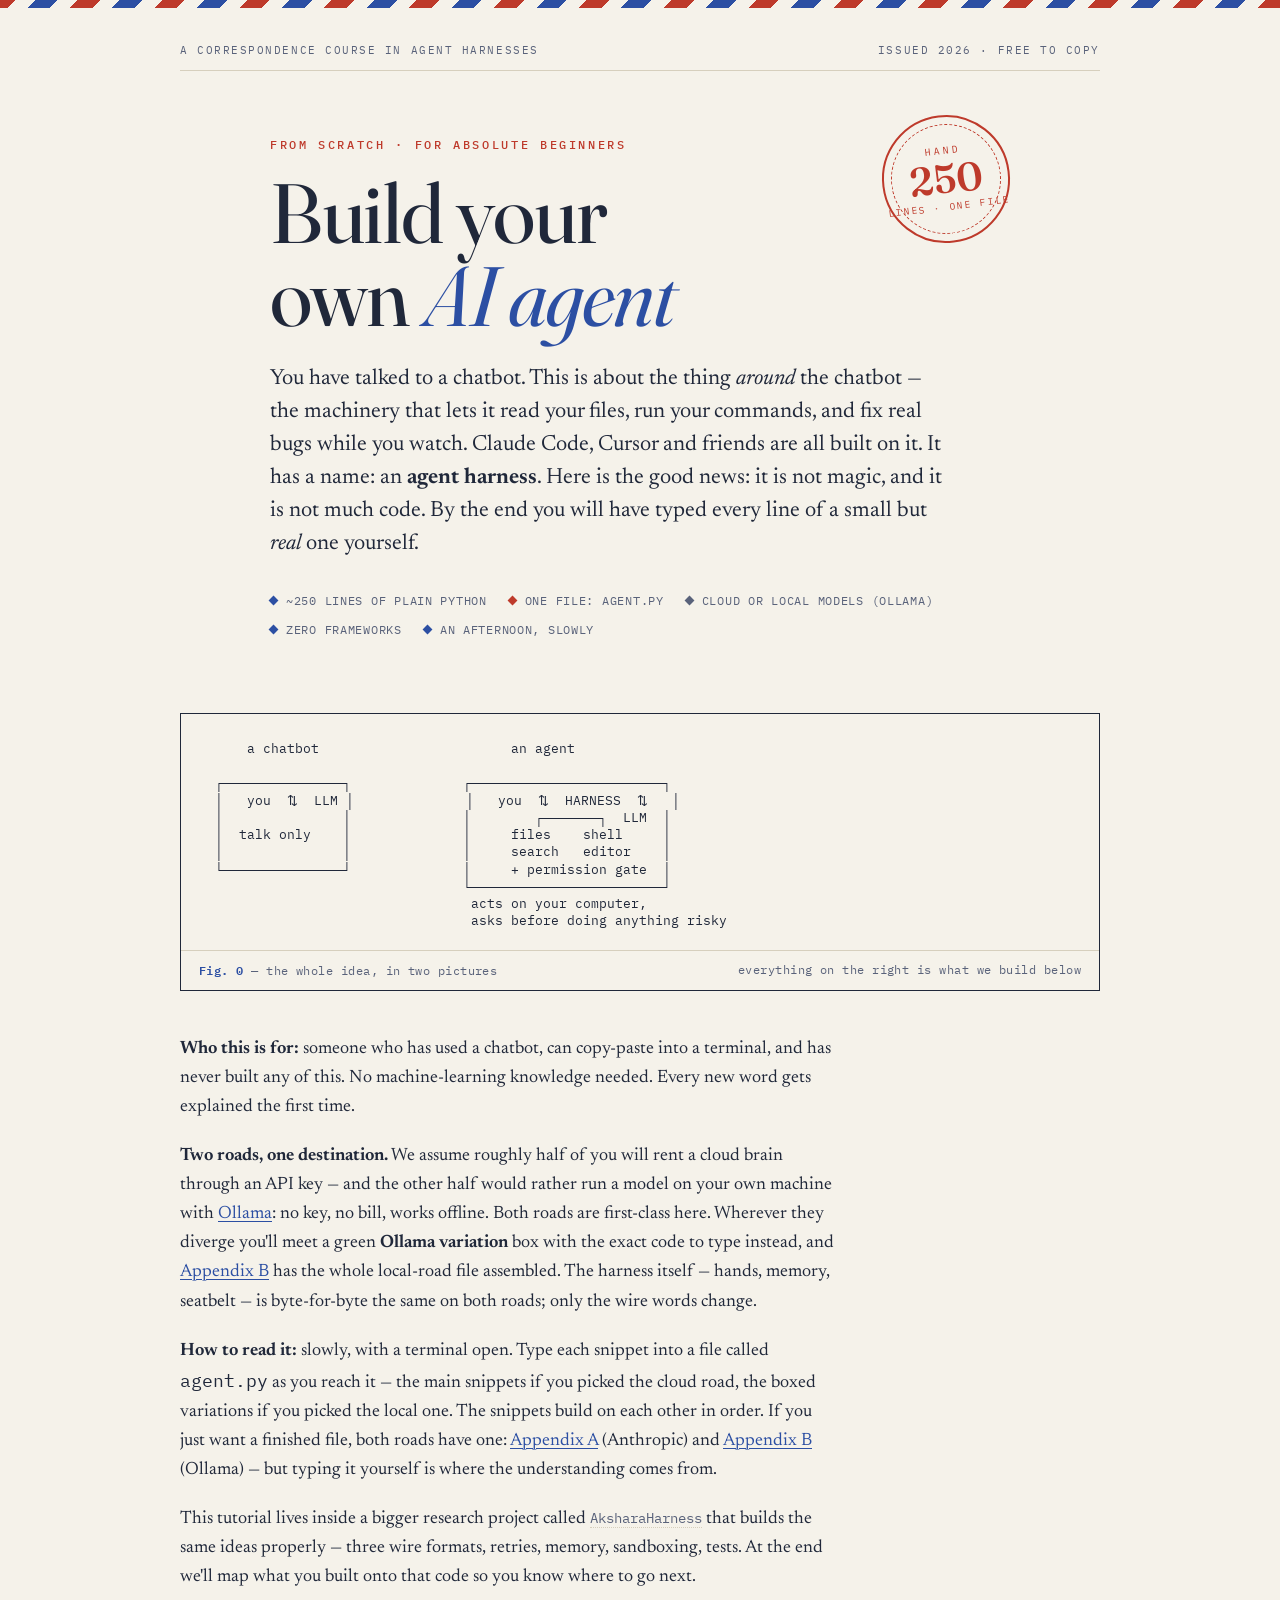
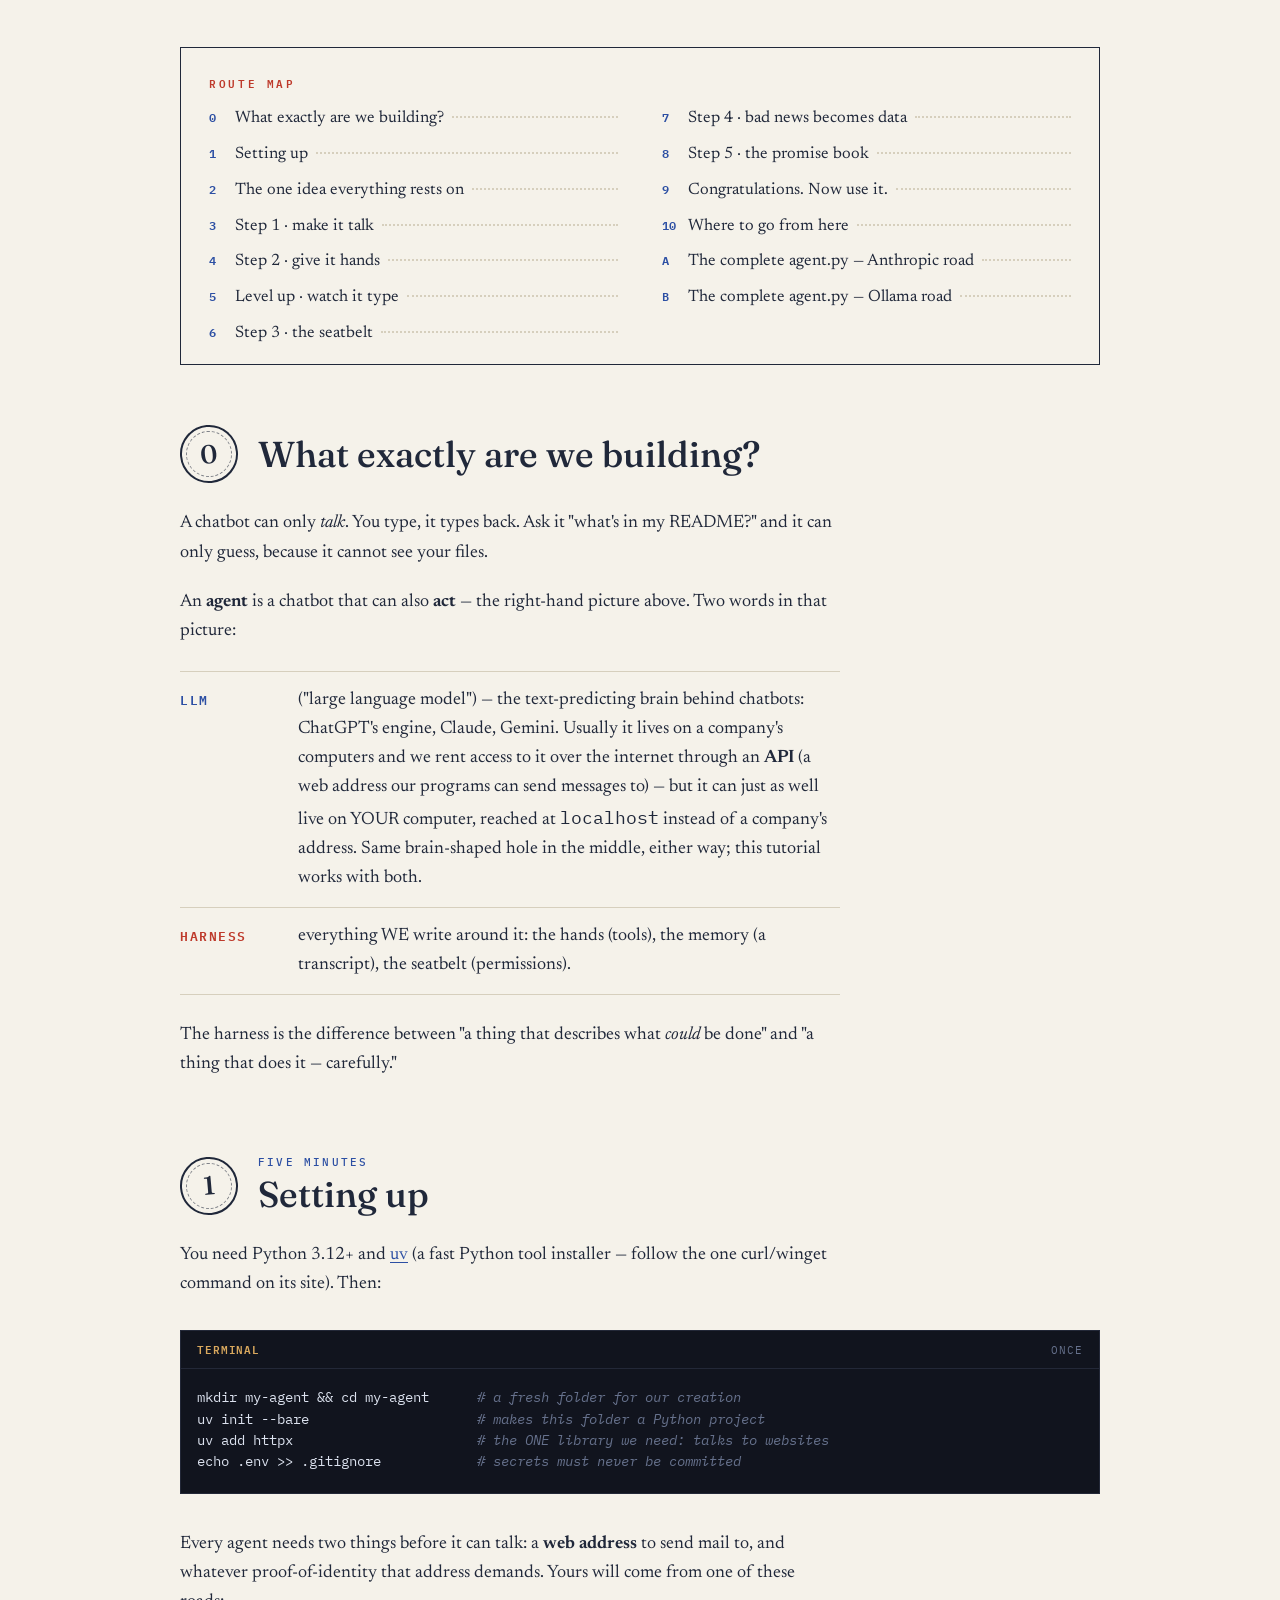
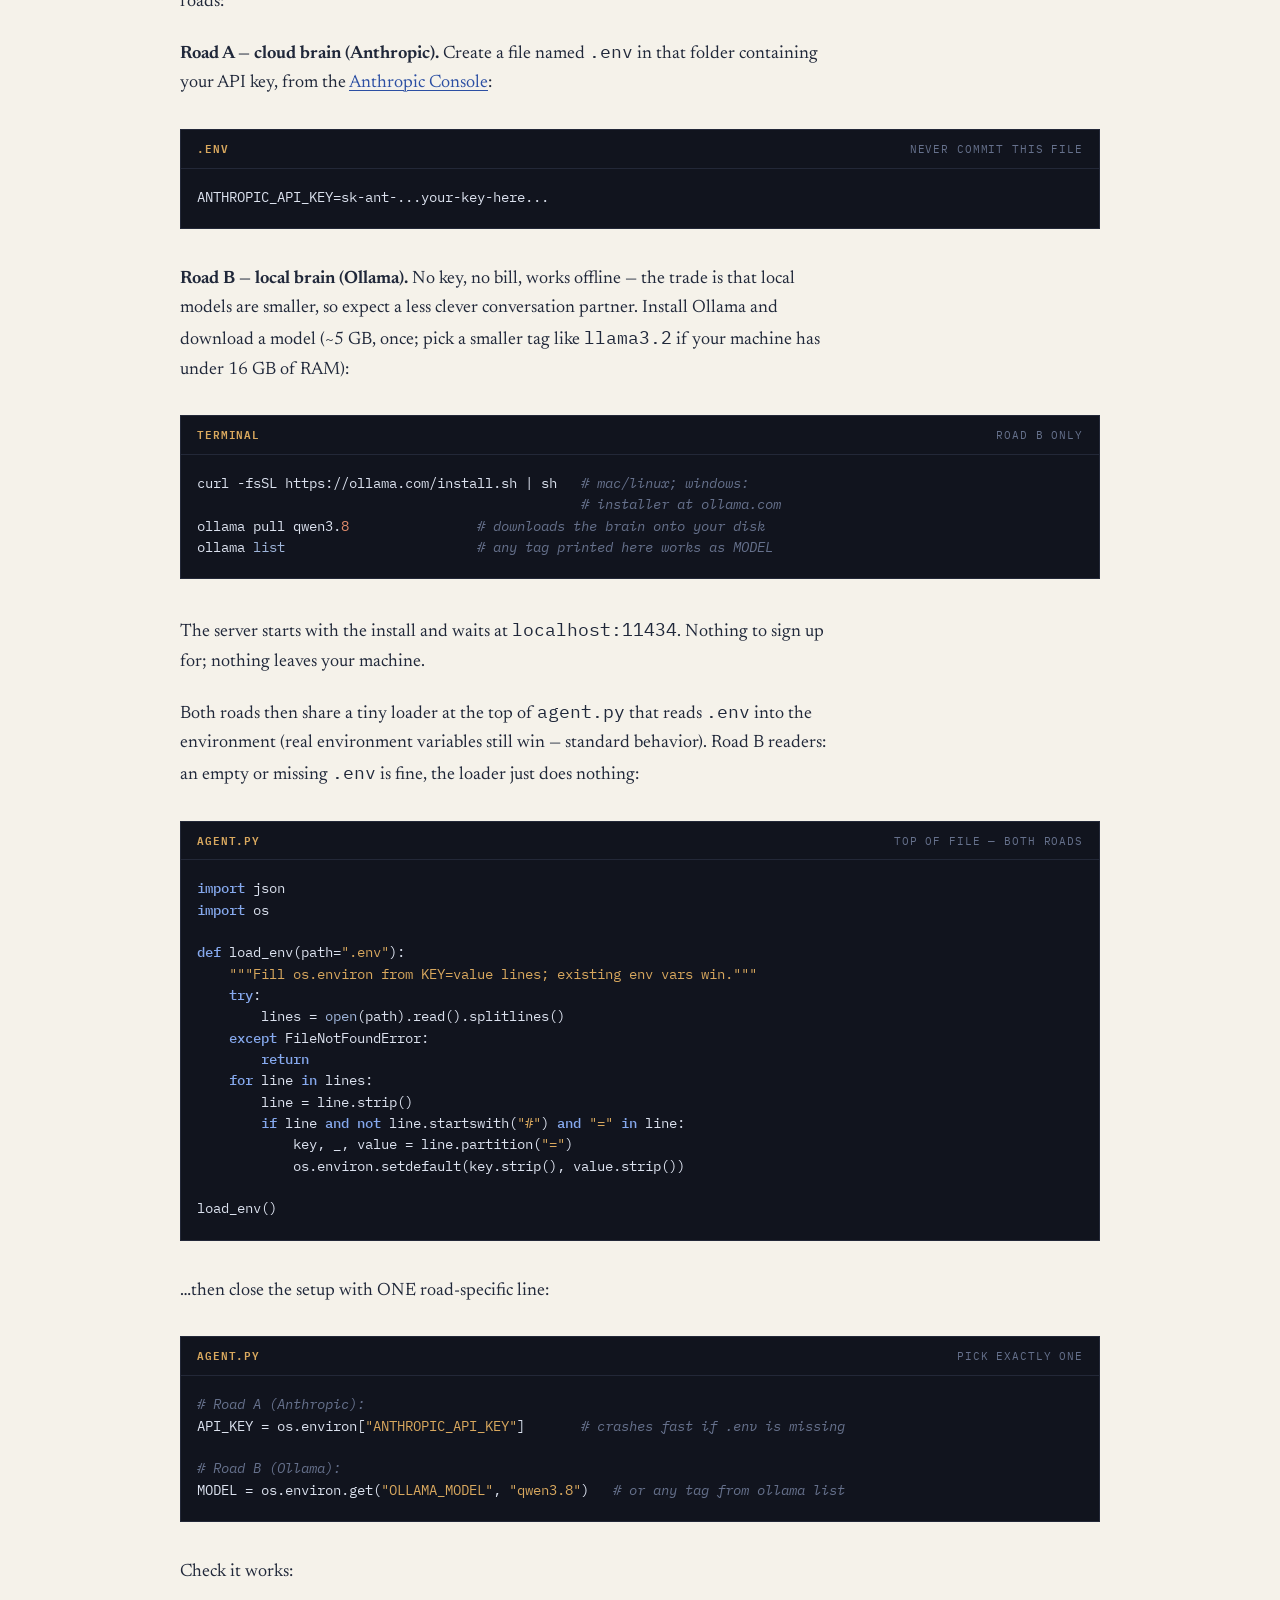
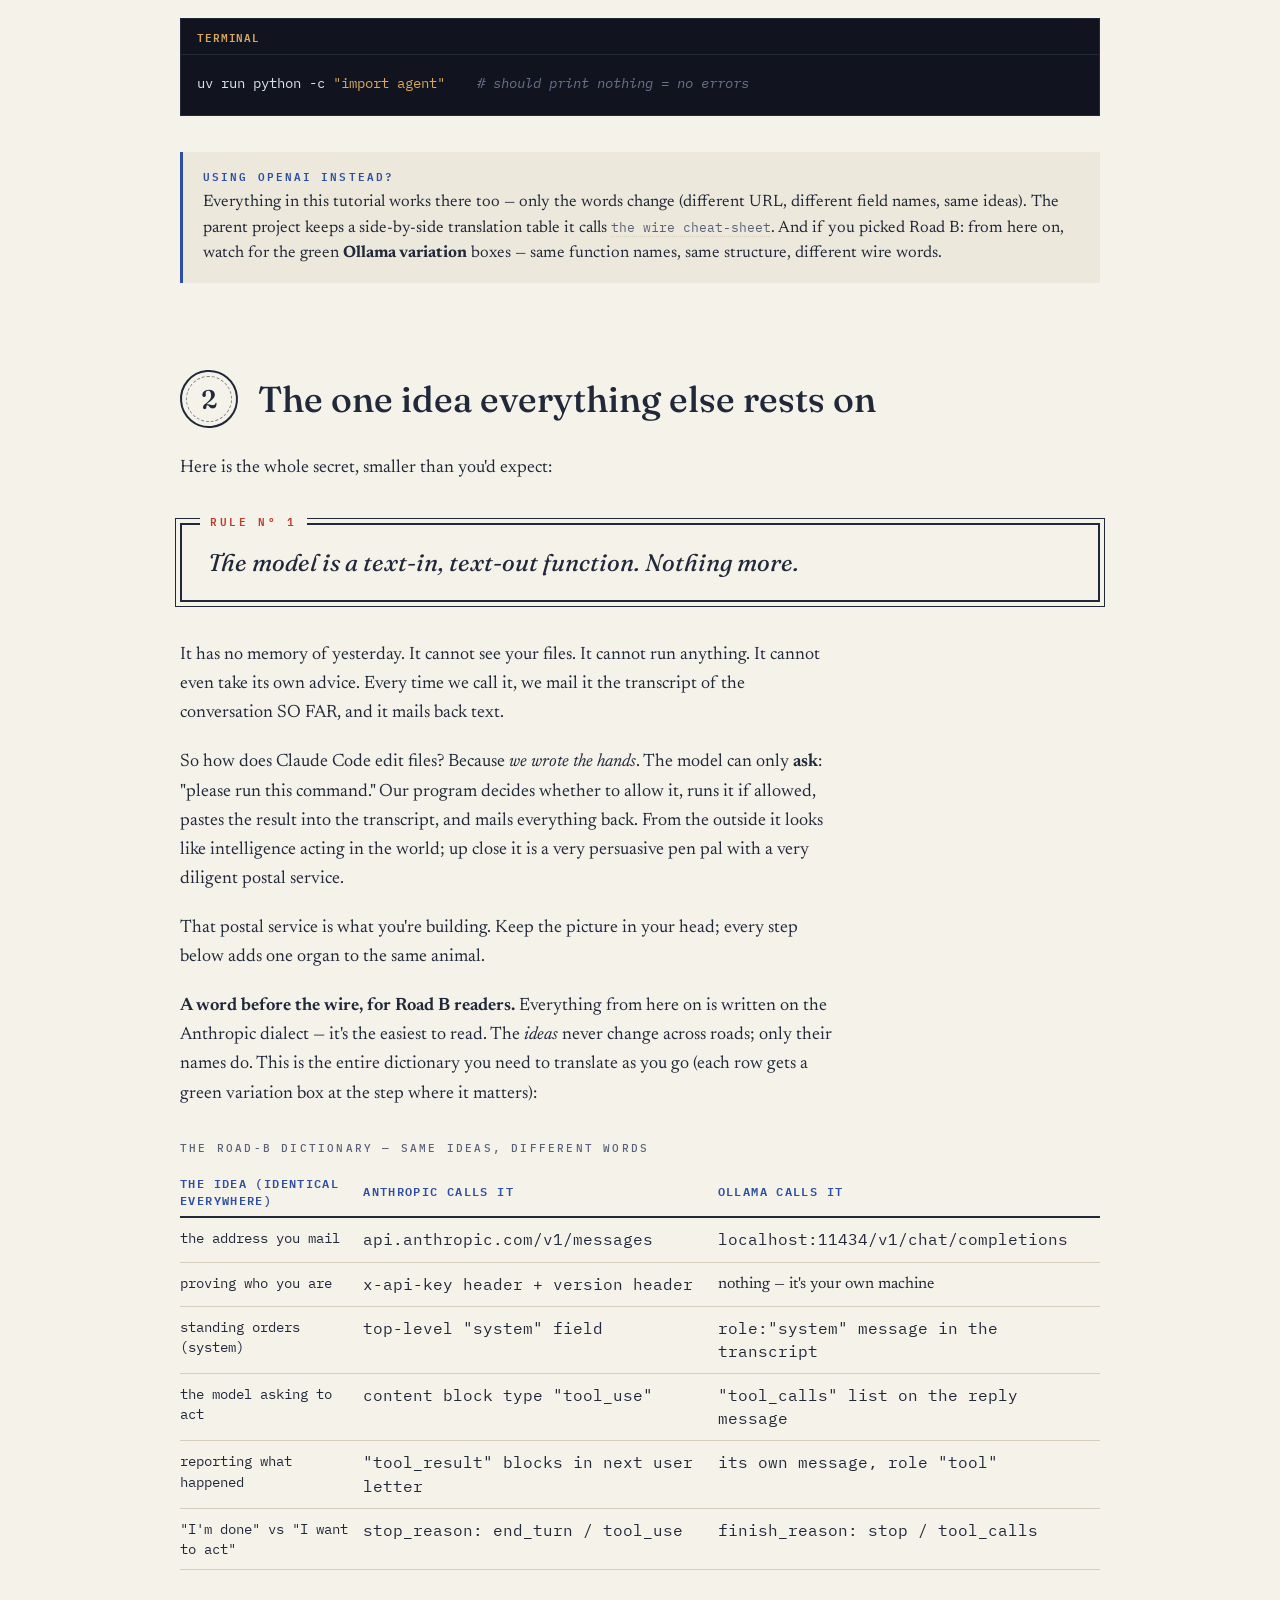
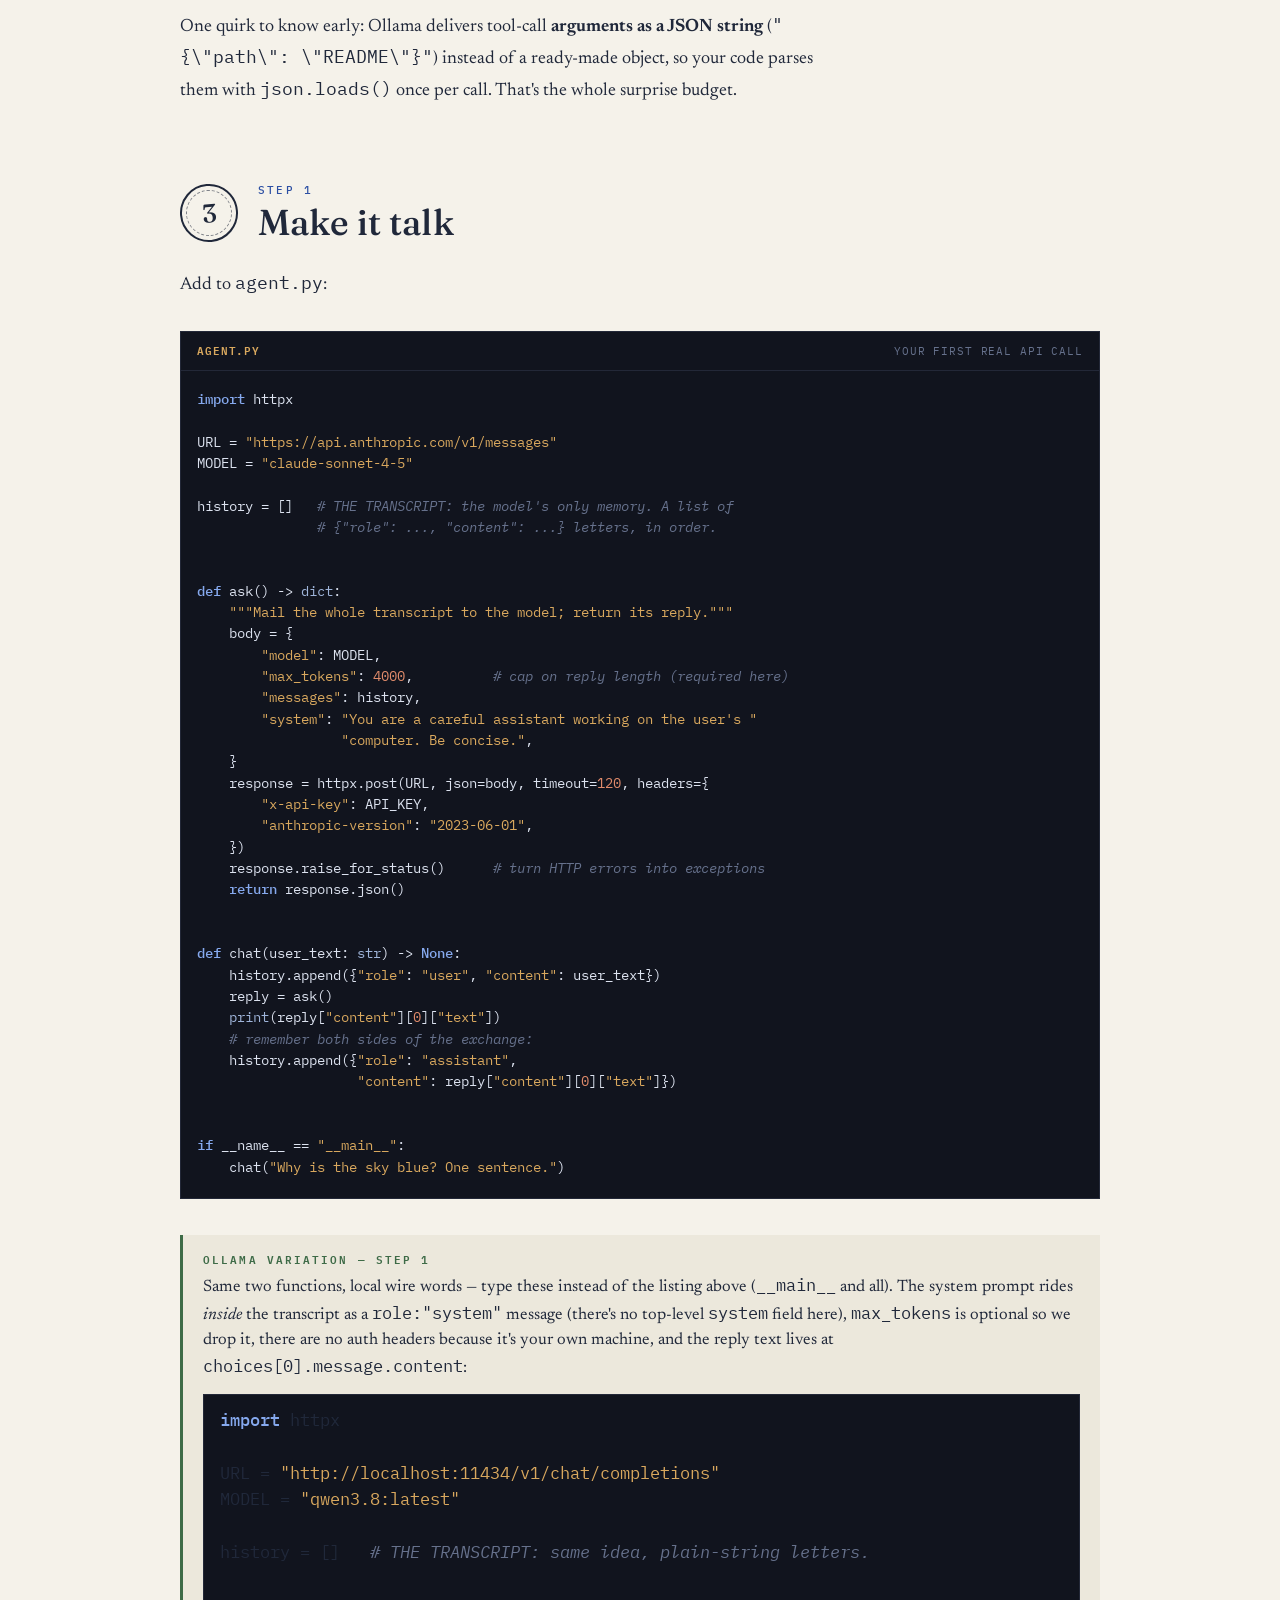
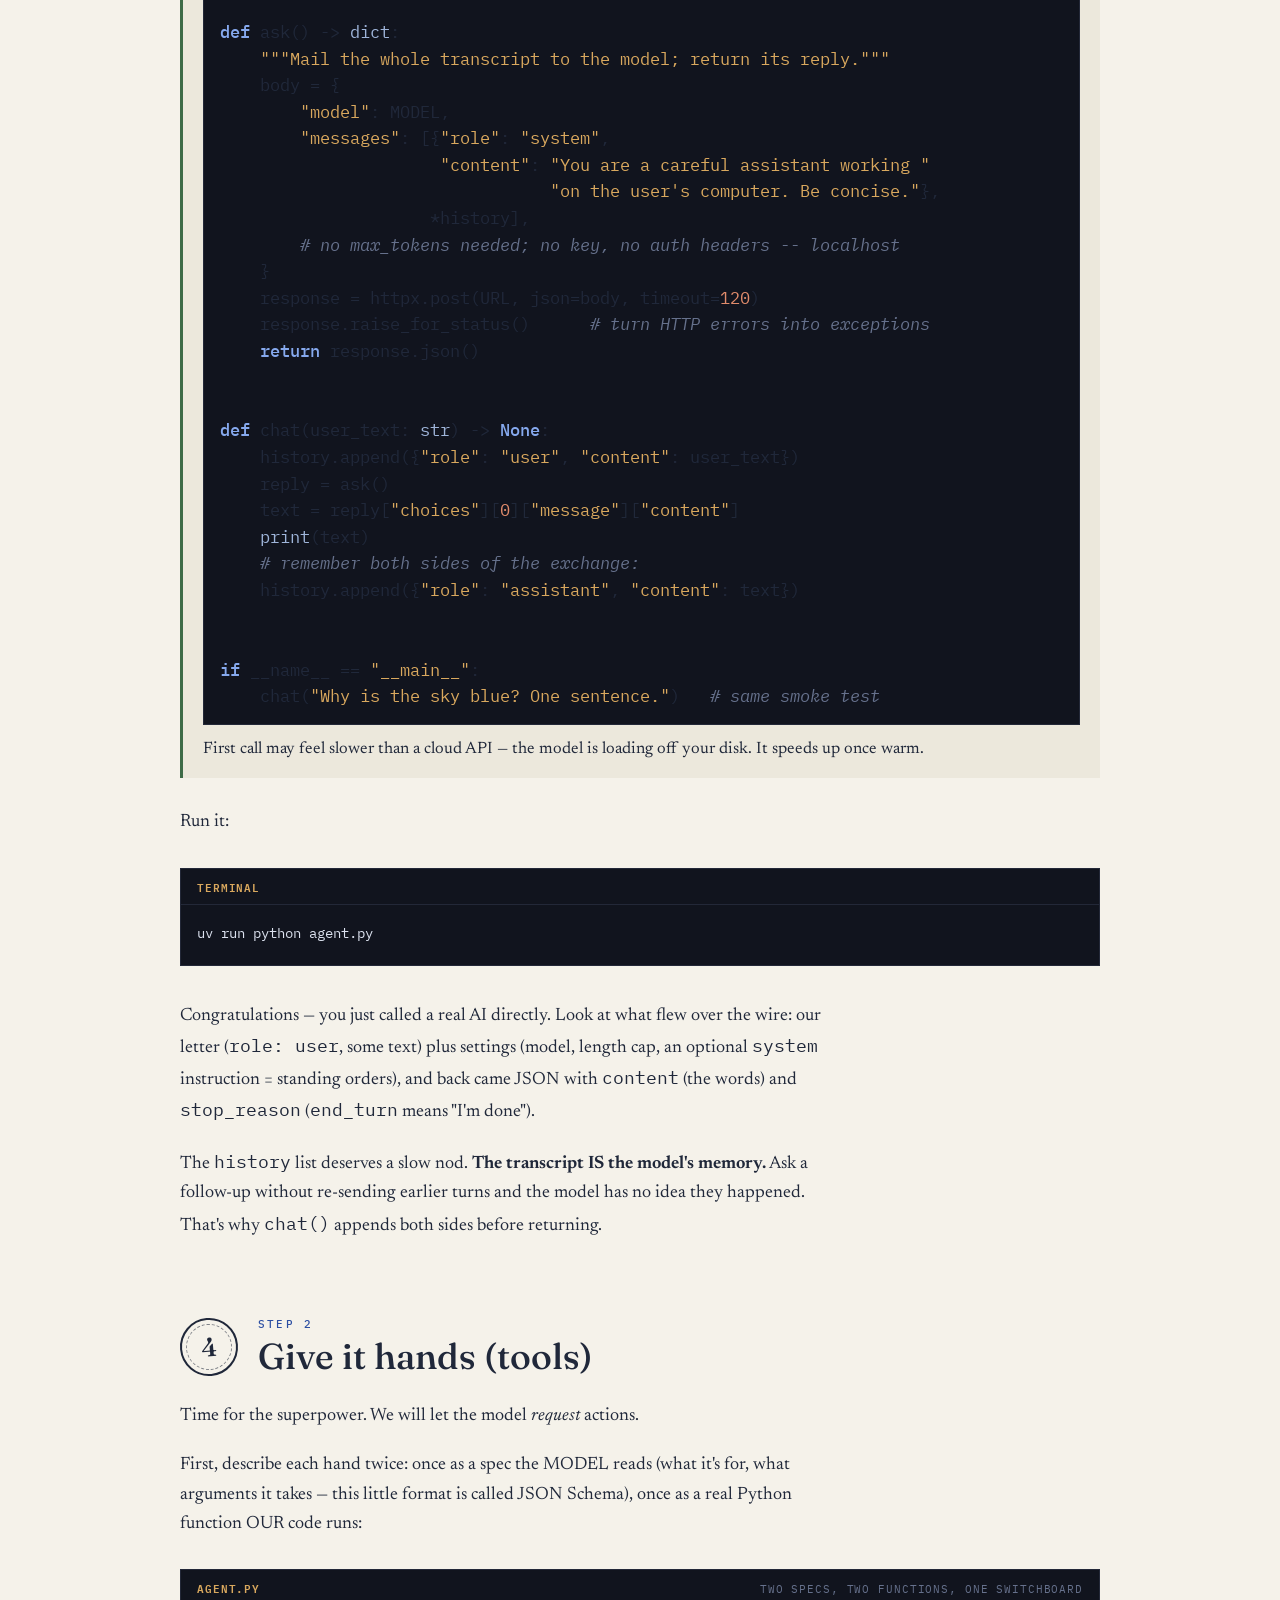
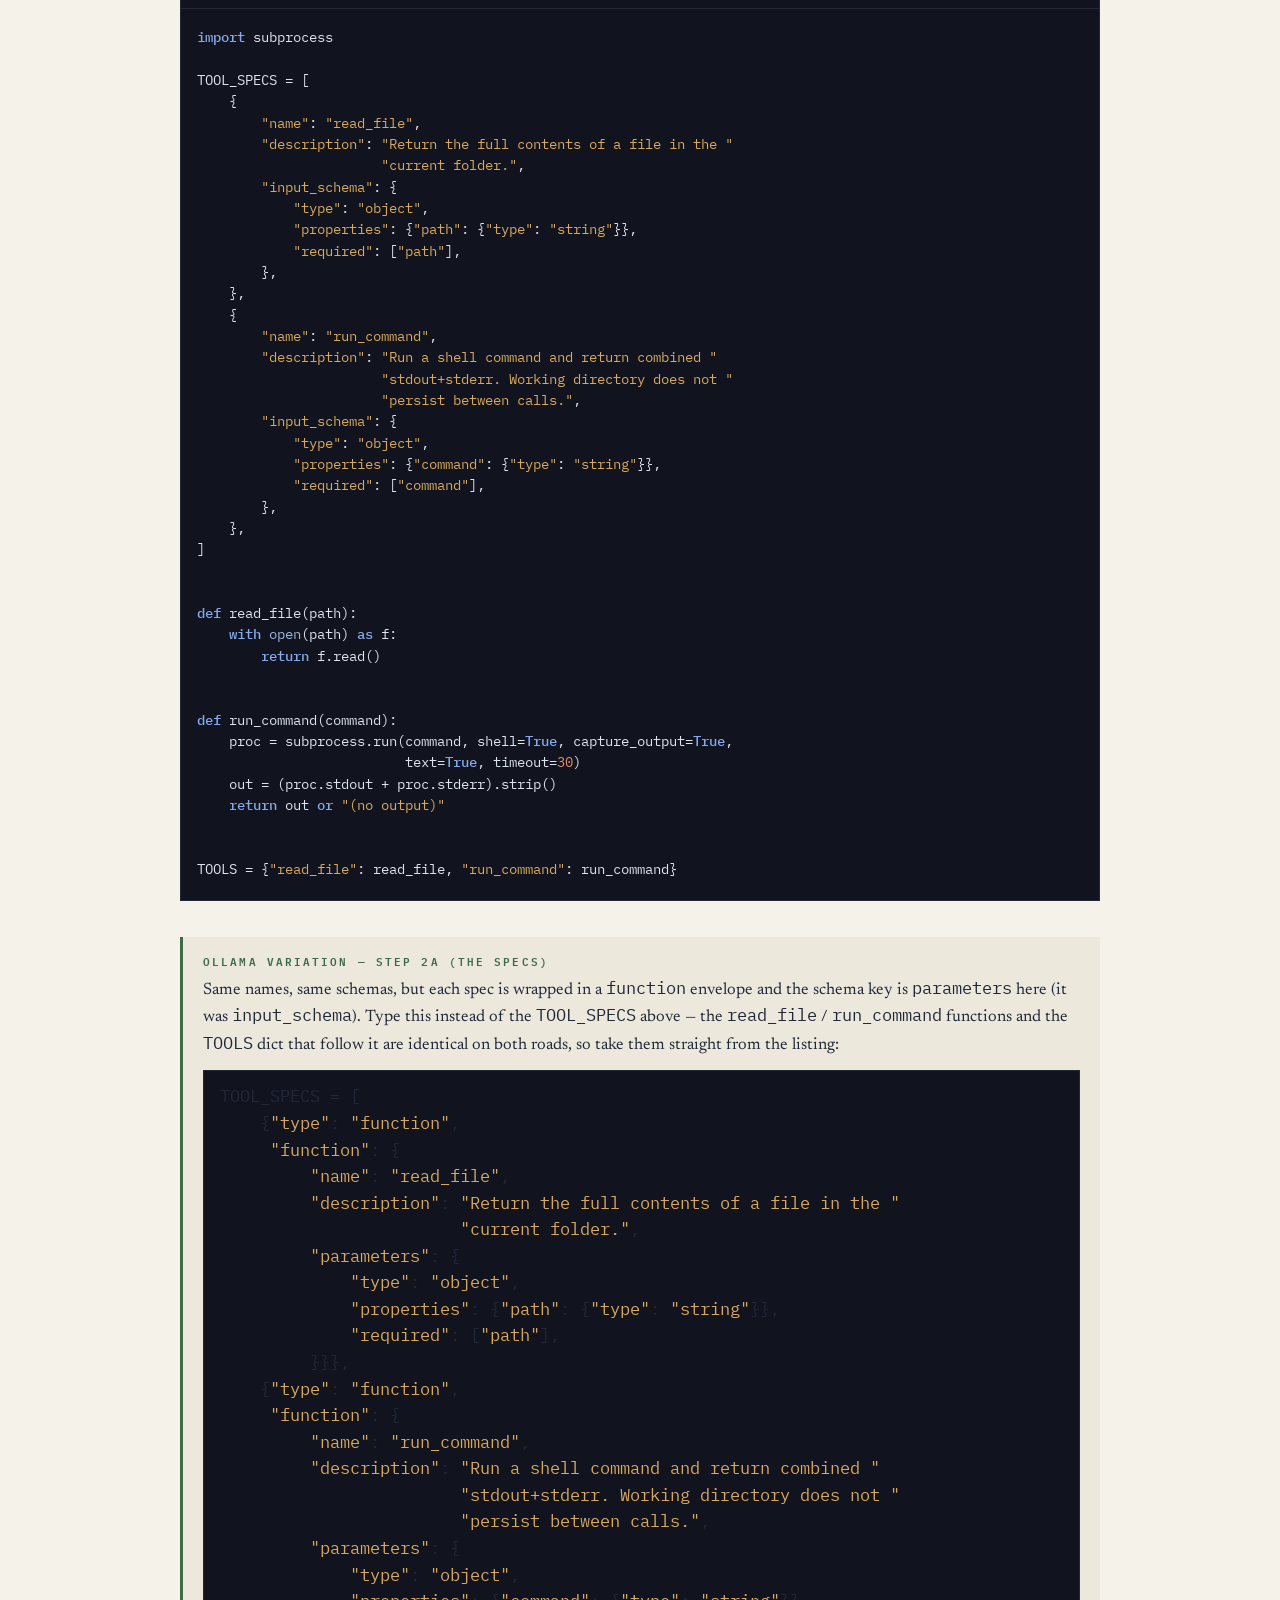
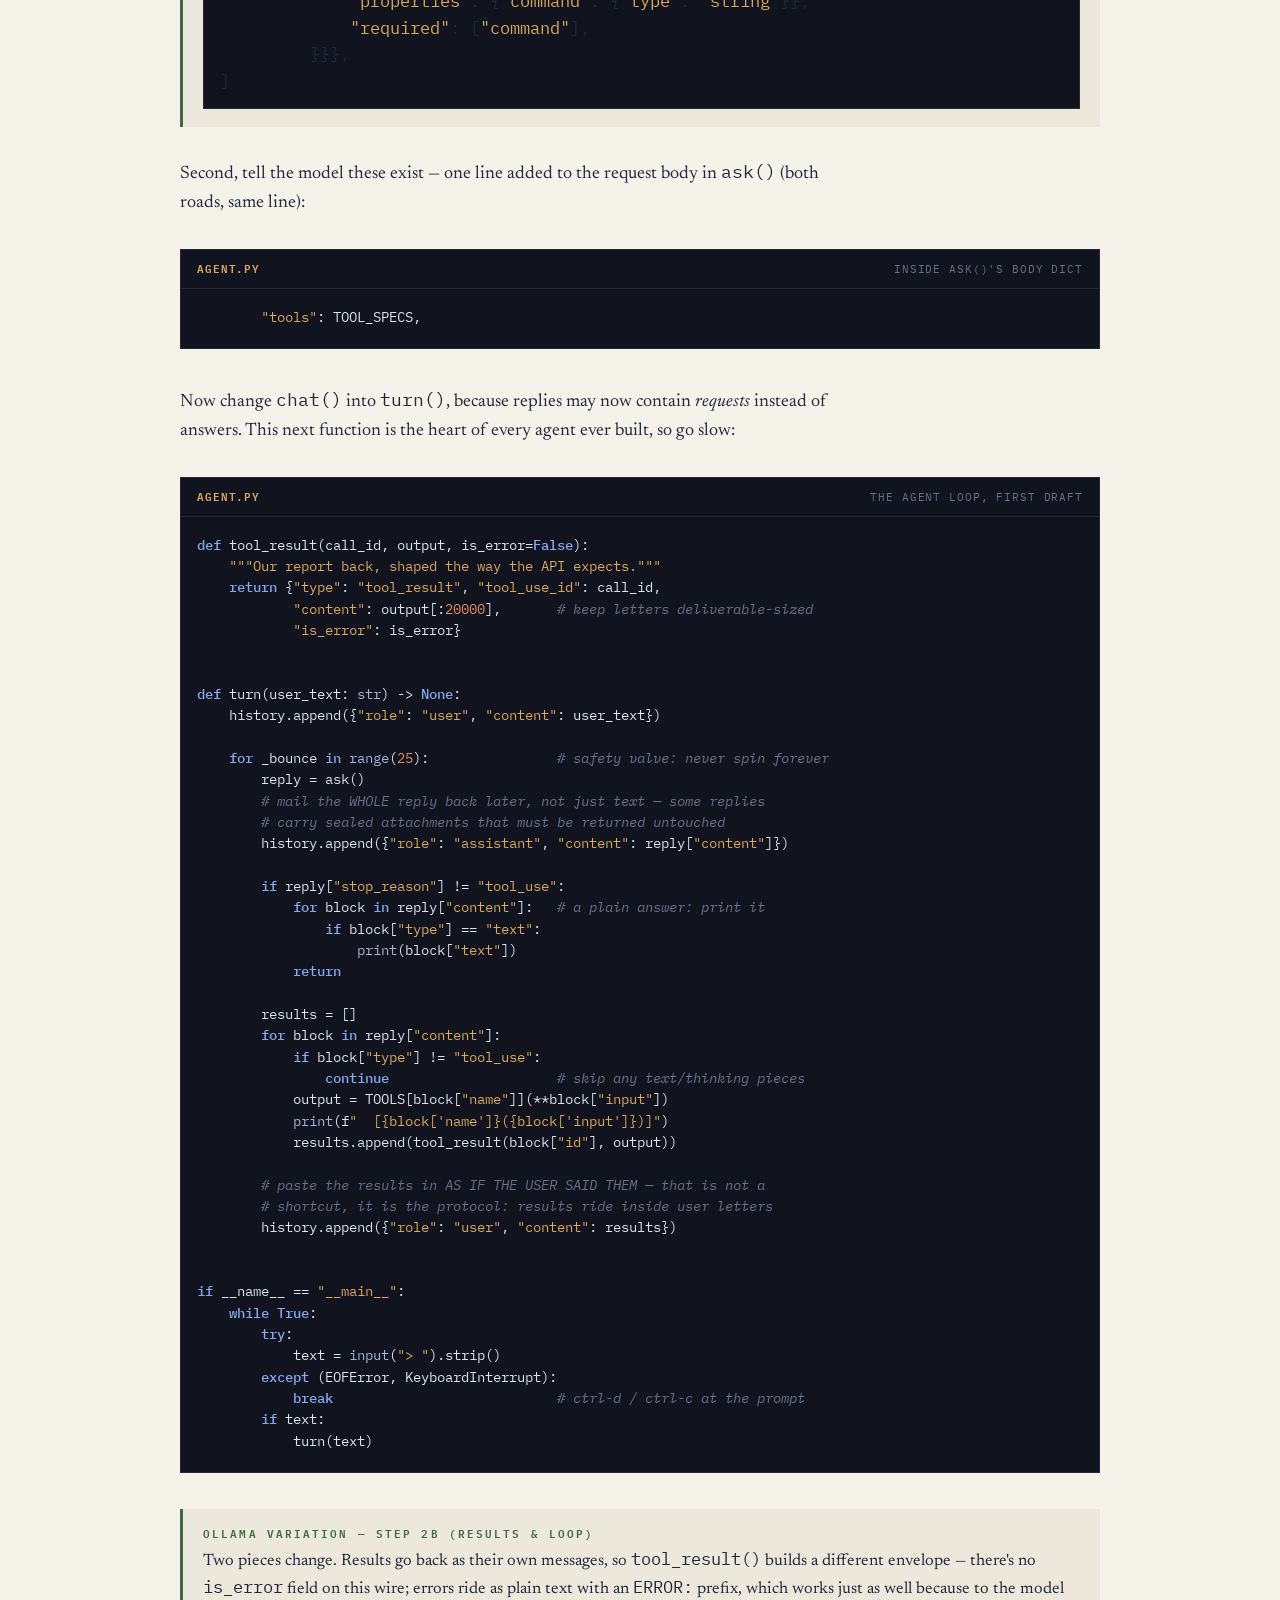
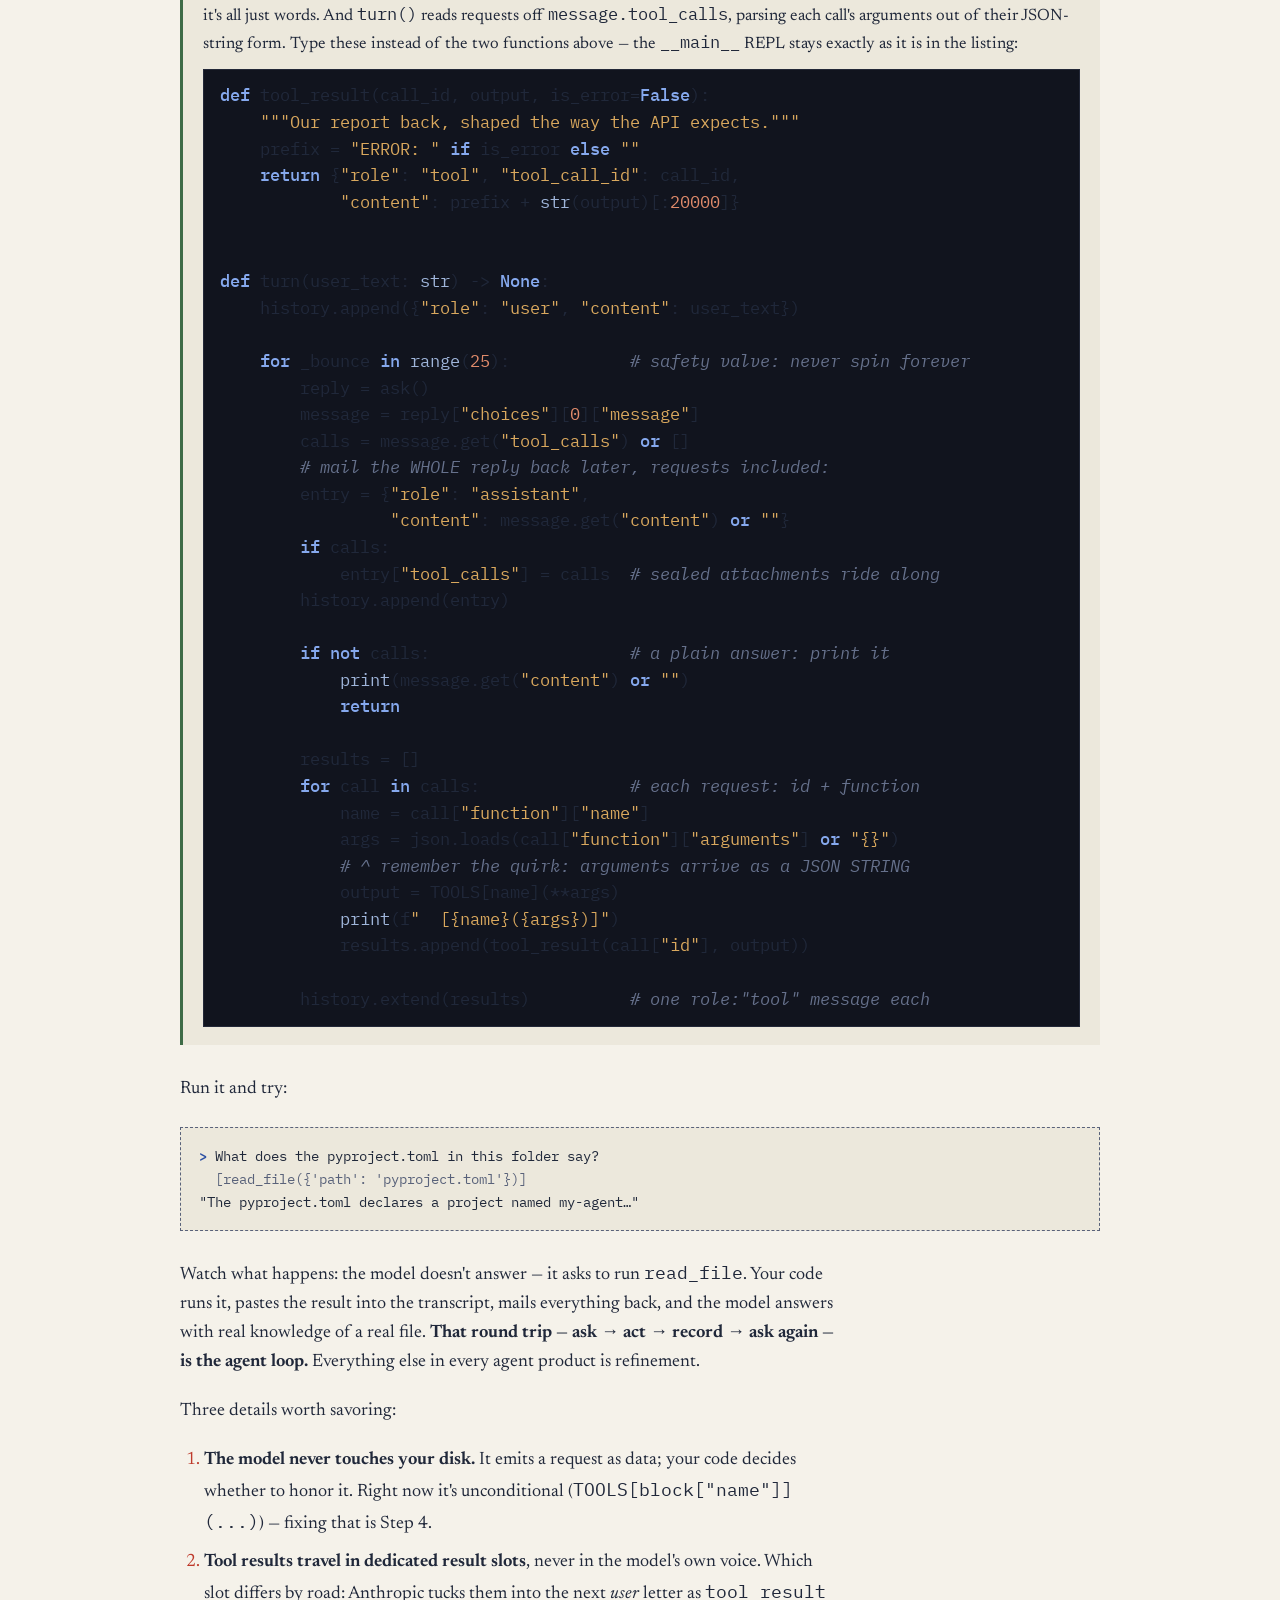
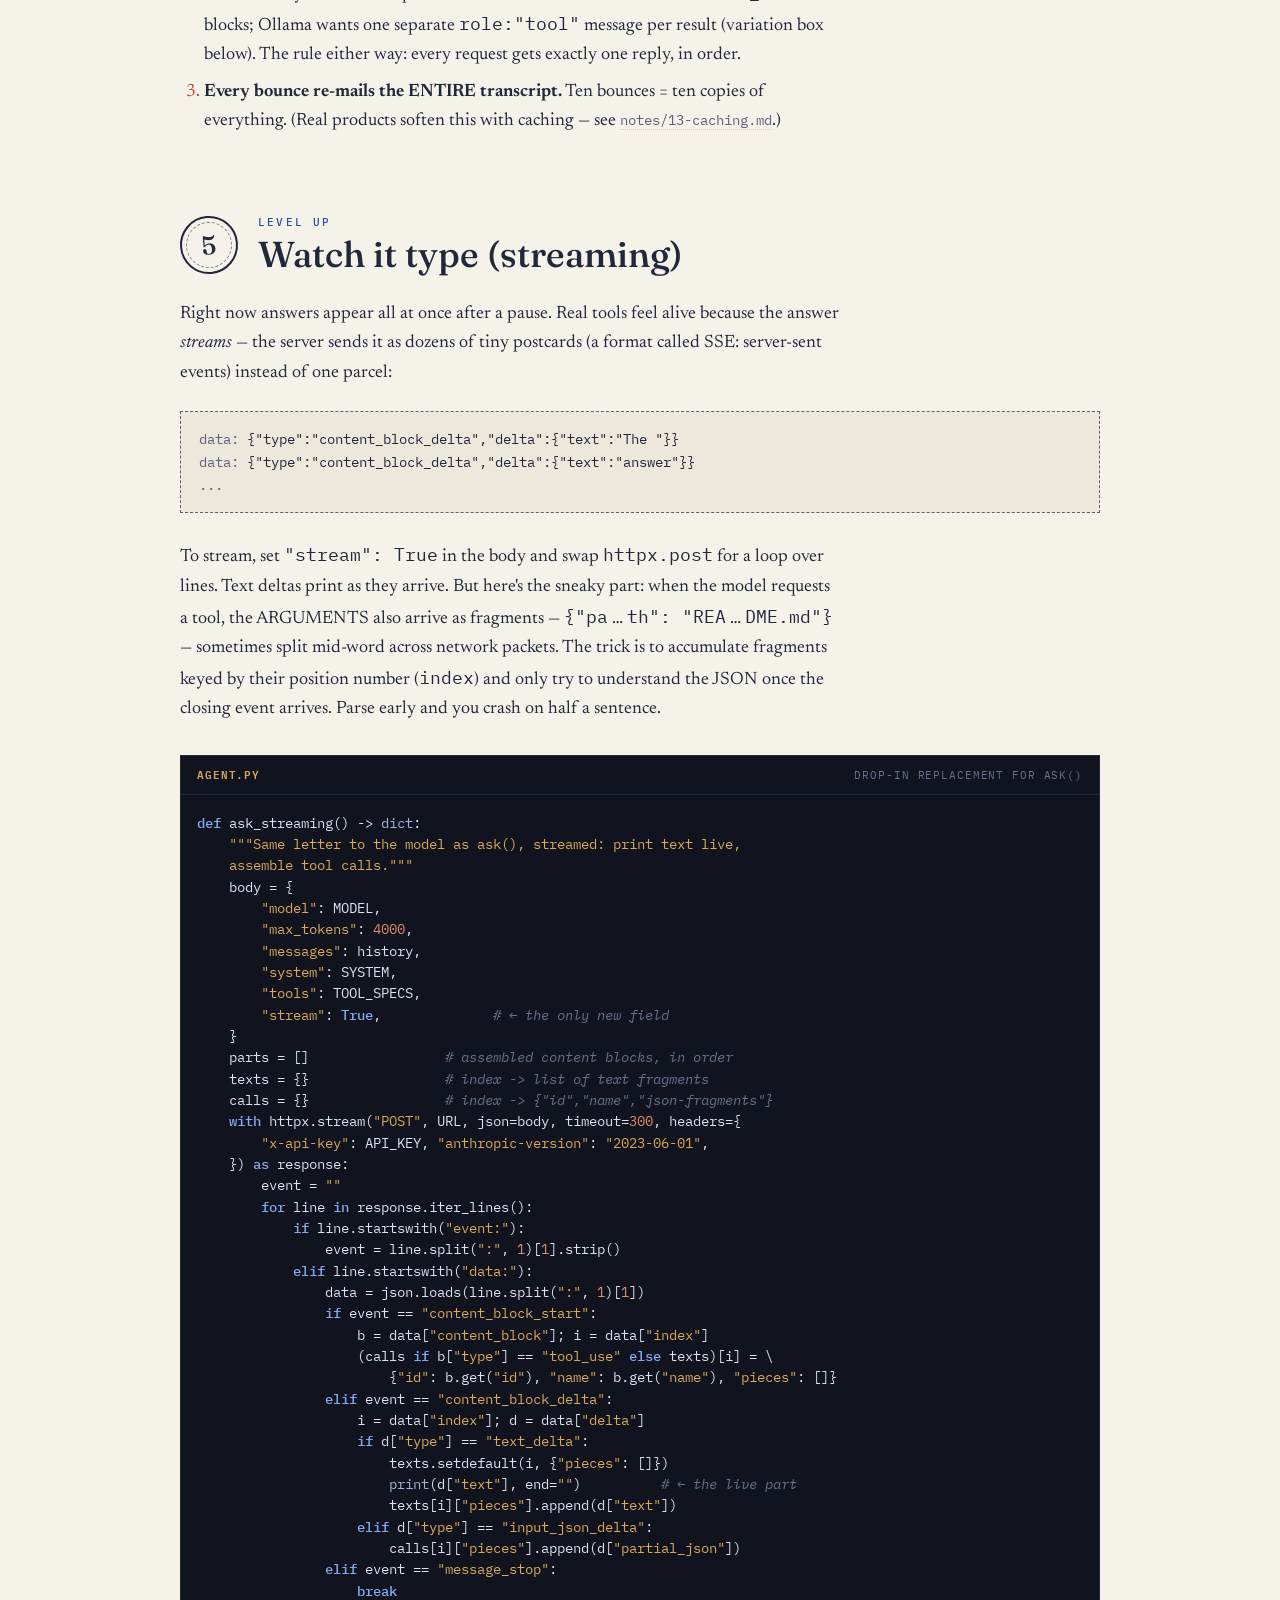
<file: TUTORIAL.html>
<!doctype html>
<html lang="en">
  <head>
    <meta charset="utf-8" />
    <meta name="viewport" content="width=device-width, initial-scale=1" />
    <title>Build Your Own AI Agent</title>
    <link rel="preconnect" href="https://fonts.googleapis.com" />
    <link rel="preconnect" href="https://fonts.gstatic.com" crossorigin />
    <link
      rel="stylesheet"
      href="https://fonts.googleapis.com/css2?family=Fraunces:ital,opsz,wght@0,9..144,300..700;1,9..144,300..700&family=Newsreader:ital,opsz,wght@0,6..72,400..700;1,6..72,400..700&family=IBM+Plex+Mono:ital,wght@0,400;0,500;0,600;1,400&display=swap"
    />
    <style>
      /* ============================== TOKENS ===================================
   Identity: a correspondence course issued by the postal service the
   tutorial itself describes. Paper, ink, postage red, airmail ultramarine;
   code panels are terminal windows punched into the paper. */
      :root {
        --paper: #f5f2ea; /* warm correspondence paper            */
        --paper-deep: #ece8dc; /* recessed paper (asides, table heads) */
        --ink: #20283a; /* blue-black writing ink               */
        --ink-soft: #59627a; /* second-pass ink                      */
        --red: #be3a2b; /* postage / denial red                 */
        --blue: #2c4fa3; /* airmail ultramarine                  */
        --green: #3e6b47; /* local-road green (Ollama boxes)      */
        --line: #d6cfbd; /* hairline rules                       */
        --code-bg: #11141e; /* terminal window (dark in both themes)*/
        --code-edge: #232838;
        --code-ink: #dce2ef;
        --code-dim: #66718c; /* code comments                        */
        --code-str: #d9a85e; /* strings                              */
        --code-key: #86a9ee; /* keywords                             */
        --code-built: #9fb5da; /* builtins                             */
        --code-num: #e08b6b; /* numbers                              */
      }
      @media (prefers-color-scheme: dark) {
        :root:not([data-theme="light"]) {
          --paper: #151822;
          --paper-deep: #1b1f2c;
          --ink: #eae5d8;
          --ink-soft: #a6acc0;
          --red: #e56a58;
          --blue: #93adec;
          --green: #8fc79b;
          --line: #303748;
          --code-bg: #0d1019;
          --code-edge: #262c3d;
          --code-ink: #d6ddef;
          --code-dim: #67728e;
          --code-str: #dcae67;
          --code-key: #8fb0f2;
          --code-built: #a9bcdd;
          --code-num: #e69373;
        }
      }
      :root[data-theme="dark"] {
        --paper: #151822;
        --paper-deep: #1b1f2c;
        --ink: #eae5d8;
        --ink-soft: #a6acc0;
        --red: #e56a58;
        --blue: #93adec;
        --green: #8fc79b;
        --line: #303748;
        --code-bg: #0d1019;
        --code-edge: #262c3d;
        --code-ink: #d6ddef;
        --code-dim: #67728e;
        --code-str: #dcae67;
        --code-key: #8fb0f2;
        --code-built: #a9bcdd;
        --code-num: #e69373;
      }

      /* ============================== BASE ==================================== */
      *,
      *::before,
      *::after {
        box-sizing: border-box;
      }
      html {
        scroll-behavior: smooth;
      }
      body {
        margin: 0;
        background: var(--paper);
        color: var(--ink);
        font-family: "Newsreader", Georgia, "Times New Roman", serif;
        font-size: 18px;
        line-height: 1.62;
        font-optical-sizing: auto;
        -webkit-font-smoothing: antialiased;
        text-rendering: optimizeLegibility;
      }
      ::selection {
        background: var(--blue);
        color: var(--paper);
      }
      :focus-visible {
        outline: 2px solid var(--blue);
        outline-offset: 3px;
        border-radius: 2px;
      }
      h1,
      h2,
      h3 {
        font-family: "Fraunces", Georgia, serif;
        text-wrap: balance;
      }
      code,
      kbd,
      .mono {
        font-family:
          "IBM Plex Mono", ui-monospace, "SF Mono", Menlo, Consolas, monospace;
      }
      a {
        color: var(--blue);
        text-decoration-thickness: 1px;
        text-underline-offset: 3px;
      }
      a:hover {
        color: var(--red);
      }

      .wrap {
        width: min(74ch, calc(100% - 48px));
        margin-inline: auto;
      }
      .wide {
        width: min(920px, calc(100% - 32px));
        margin-inline: auto;
      }

      /* the airmail chevron — appears twice on the page, nowhere else */
      .stripe {
        height: 8px;
        background: repeating-linear-gradient(
          -45deg,
          var(--red) 0 16px,
          var(--paper) 16px 30px,
          var(--blue) 30px 46px,
          var(--paper) 46px 60px
        );
      }

      /* ============================== HERO ==================================== */
      .masthead {
        padding: 34px 0 10px;
      }
      .masthead .route {
        display: flex;
        justify-content: space-between;
        flex-wrap: wrap;
        gap: 8px;
        font-family: "IBM Plex Mono", monospace;
        font-size: 11px;
        letter-spacing: 0.14em;
        text-transform: uppercase;
        color: var(--ink-soft);
        border-bottom: 1px solid var(--line);
        padding-bottom: 10px;
      }
      .hero {
        position: relative;
        padding: 54px 0 30px;
      }
      .kicker {
        font-family: "IBM Plex Mono", monospace;
        font-size: 12px;
        font-weight: 500;
        letter-spacing: 0.22em;
        text-transform: uppercase;
        color: var(--red);
        margin: 0 0 18px;
      }
      .hero h1 {
        font-size: clamp(44px, 8vw, 84px);
        font-weight: 420;
        line-height: 0.98;
        letter-spacing: -0.015em;
        margin: 0 0 26px;
        max-width: 12ch;
      }
      .hero h1 em {
        font-style: italic;
        font-weight: 380;
        color: var(--blue);
      }
      .lede {
        font-size: clamp(19px, 2.2vw, 22px);
        line-height: 1.5;
        max-width: 56ch;
        margin: 0 0 30px;
        color: var(--ink);
      }
      .lede strong {
        font-weight: 650;
      }
      .meta-chips {
        display: flex;
        flex-wrap: wrap;
        gap: 10px 22px;
        padding: 0;
        margin: 0;
        list-style: none;
      }
      .meta-chips li {
        font-family: "IBM Plex Mono", monospace;
        font-size: 12px;
        letter-spacing: 0.06em;
        text-transform: uppercase;
        color: var(--ink-soft);
        padding-left: 16px;
        position: relative;
      }
      .meta-chips li::before {
        content: "";
        position: absolute;
        left: 0;
        top: 0.5em;
        width: 7px;
        height: 7px;
        transform: rotate(45deg);
        background: var(--blue);
      }
      .meta-chips li:nth-child(2)::before {
        background: var(--red);
      }
      .meta-chips li:nth-child(3)::before {
        background: var(--ink-soft);
      }
      .meta-chips li:nth-child(4)::before {
        background: var(--blue);
      }

      /* the hero postmark — the one orchestrated motion on the page */
      .postmark {
        position: absolute;
        top: 34px;
        right: 0;
        width: 128px;
        height: 128px;
        border: 2.5px solid var(--red);
        border-radius: 50%;
        display: grid;
        place-items: center;
        transform: rotate(-7deg);
        color: var(--red);
        animation: stampin 0.45s cubic-bezier(0.2, 0.85, 0.3, 1.15) 0.4s
          backwards;
        pointer-events: none;
      }
      .postmark::before {
        content: "";
        position: absolute;
        inset: 7px;
        border: 1.5px dashed var(--red);
        border-radius: 50%;
      }
      .postmark .pm-inner {
        text-align: center;
        line-height: 1.15;
      }
      .postmark .pm-word {
        display: block;
        font-family: "IBM Plex Mono", monospace;
        font-size: 10px;
        letter-spacing: 0.3em;
        text-transform: uppercase;
      }
      .postmark .pm-big {
        display: block;
        font-family: "Fraunces", Georgia, serif;
        font-size: 40px;
        font-weight: 560;
      }
      .postmark .pm-small {
        display: block;
        font-family: "IBM Plex Mono", monospace;
        font-size: 9.5px;
        letter-spacing: 0.18em;
        text-transform: uppercase;
      }
      @keyframes stampin {
        from {
          opacity: 0;
          transform: rotate(-22deg) scale(1.55);
        }
        to {
          opacity: 1;
          transform: rotate(-7deg) scale(1);
        }
      }

      /* ============================== PROSE =================================== */
      .prose {
        max-width: 66ch;
      }
      .prose p {
        margin: 0 0 1.1em;
      }
      .prose > ul,
      .prose > ol {
        margin: 0 0 1.2em;
        padding-left: 1.35em;
      }
      .prose li {
        margin-bottom: 0.45em;
      }
      .prose li::marker {
        color: var(--red);
      }
      .prose strong {
        font-weight: 650;
      }
      .cite {
        font-family: "IBM Plex Mono", monospace;
        font-size: 0.78em;
        color: var(--ink-soft);
        border-bottom: 1px dotted var(--line);
        white-space: nowrap;
      }
      section {
        padding: 52px 0 6px;
      }

      /* section header: postmark counter + title */
      .sec-head {
        display: flex;
        align-items: center;
        gap: 20px;
        margin: 0 0 26px;
      }
      .sec-head .counter {
        flex: none;
        width: 58px;
        height: 58px;
        border: 2px solid var(--ink);
        border-radius: 50%;
        display: grid;
        place-items: center;
        position: relative;
        transform: rotate(-5deg);
        font-family: "Fraunces", Georgia, serif;
        font-size: 26px;
        font-weight: 520;
      }
      .sec-head .counter::before {
        content: "";
        position: absolute;
        inset: 4px;
        border: 1px dashed var(--ink);
        border-radius: 50%;
        opacity: 0.55;
      }
      .sec-head h2 {
        font-size: clamp(27px, 3.4vw, 36px);
        font-weight: 500;
        line-height: 1.08;
        margin: 0;
      }
      .sec-head .step-tag {
        display: block;
        font-family: "IBM Plex Mono", monospace;
        font-size: 11px;
        font-weight: 500;
        letter-spacing: 0.2em;
        text-transform: uppercase;
        color: var(--blue);
        margin-bottom: 6px;
      }

      /* definition pairs (LLM / Harness) */
      dl.words {
        margin: 1.4em 0;
        padding: 0;
      }
      dl.words > div {
        display: grid;
        grid-template-columns: minmax(96px, auto) 1fr;
        gap: 4px 22px;
        padding: 14px 0;
        border-top: 1px solid var(--line);
      }
      dl.words > div:last-child {
        border-bottom: 1px solid var(--line);
      }
      dl.words dt {
        font-family: "IBM Plex Mono", monospace;
        font-size: 13px;
        font-weight: 600;
        letter-spacing: 0.12em;
        text-transform: uppercase;
        color: var(--blue);
        padding-top: 4px;
      }
      dl.words div:nth-child(2) dt {
        color: var(--red);
      }
      dl.words dd {
        margin: 0;
      }

      /* the law boxes — the tutorial's three standing rules */
      .law {
        margin: 2.2em 0;
        padding: 22px 26px 20px;
        border: 2px solid var(--ink);
        outline: 1px solid var(--ink);
        outline-offset: 4px;
        position: relative;
      }
      .law .law-label {
        position: absolute;
        top: -13px;
        left: 18px;
        background: var(--paper);
        padding: 0 10px;
        font-family: "IBM Plex Mono", monospace;
        font-size: 11px;
        font-weight: 600;
        letter-spacing: 0.24em;
        text-transform: uppercase;
        color: var(--red);
      }
      .law p {
        margin: 0;
        font-family: "Fraunces", Georgia, serif;
        font-size: clamp(20px, 2.6vw, 24px);
        font-style: italic;
        font-weight: 420;
        line-height: 1.35;
      }

      /* sideline asides */
      .aside-note {
        margin: 1.8em 0;
        padding: 16px 20px;
        background: var(--paper-deep);
        border-left: 3px solid var(--blue);
        font-size: 16.5px;
        line-height: 1.55;
      }
      .aside-note.caveat {
        border-left-color: var(--red);
      }
      .aside-note .note-label {
        display: block;
        font-family: "IBM Plex Mono", monospace;
        font-size: 10.5px;
        font-weight: 600;
        letter-spacing: 0.2em;
        text-transform: uppercase;
        color: var(--blue);
        margin-bottom: 6px;
      }
      .aside-note.caveat .note-label {
        color: var(--red);
      }
      .aside-note p {
        margin: 0 0 0.6em;
      }
      .aside-note p:last-child {
        margin-bottom: 0;
      }

      /* local-road variation boxes (Ollama) — same aside, green ink */
      .aside-note.ollama {
        border-left-color: var(--green);
      }
      .aside-note.ollama .note-label {
        color: var(--green);
      }
      .aside-note pre {
        margin: 12px 0;
        padding: 13px 16px;
        background: var(--code-bg);
        border: 1px solid var(--code-edge);
        overflow-x: auto;
      }
      .aside-note pre:last-child {
        margin-bottom: 2px;
      }

      /* ============================== FIGURE PLATE ============================ */
      figure.plate {
        margin: 2.4em 0;
        padding: 0;
        border: 1.5px solid var(--ink);
      }
      figure.plate .plate-body {
        padding: 26px 18px 20px;
        overflow-x: auto;
        background: linear-gradient(var(--paper), var(--paper));
      }
      figure.plate pre {
        margin: 0;
        font-family: "IBM Plex Mono", monospace;
        font-size: 12.5px;
        line-height: 1.38;
        color: var(--ink);
      }
      figure.plate figcaption {
        border-top: 1px solid var(--line);
        padding: 10px 18px;
        font-family: "IBM Plex Mono", monospace;
        font-size: 11.5px;
        letter-spacing: 0.04em;
        color: var(--ink-soft);
        display: flex;
        justify-content: space-between;
        gap: 16px;
        flex-wrap: wrap;
      }
      figure.plate figcaption b {
        color: var(--blue);
        font-weight: 600;
      }

      /* ============================== CODE PANELS ============================= */
      .codewrap {
        margin: 1.7em 0 2em;
        background: var(--code-bg);
        border: 1px solid var(--code-edge);
      }
      .codecap {
        display: flex;
        justify-content: space-between;
        align-items: baseline;
        gap: 16px;
        flex-wrap: wrap;
        padding: 9px 16px;
        border-bottom: 1px solid var(--code-edge);
        font-family: "IBM Plex Mono", monospace;
        font-size: 11px;
        letter-spacing: 0.08em;
        text-transform: uppercase;
        color: var(--code-dim);
      }
      .codecap .fname {
        color: var(--code-str);
        font-weight: 600;
      }
      .codewrap pre {
        margin: 0;
        padding: 18px 16px 20px;
        overflow-x: auto;
        font-family: "IBM Plex Mono", ui-monospace, Menlo, Consolas, monospace;
        font-size: 13.5px;
        line-height: 1.58;
        color: var(--code-ink);
      }
      .codewrap code {
        font-family: inherit;
      }
      .tk-c {
        color: var(--code-dim);
        font-style: italic;
      }
      .tk-s {
        color: var(--code-str);
      }
      .tk-k {
        color: var(--code-key);
        font-weight: 500;
      }
      .tk-b {
        color: var(--code-built);
      }
      .tk-n {
        color: var(--code-num);
      }

      /* terminal transcripts — paper-world cousin of the code panel */
      .term {
        margin: 1.7em 0 2em;
        border: 1.5px dashed var(--ink-soft);
        padding: 16px 18px;
        font-family: "IBM Plex Mono", monospace;
        font-size: 13.5px;
        line-height: 1.7;
        overflow-x: auto;
        background: var(--paper-deep);
      }
      .term .you {
        color: var(--blue);
        font-weight: 600;
      }
      .term .sys {
        color: var(--ink-soft);
      }
      .term .deny {
        color: var(--red);
      }

      /* ============================== LEDGER TABLES =========================== */
      .tblwrap {
        overflow-x: auto;
        margin: 1.8em 0 2.2em;
      }
      table.ledger {
        width: 100%;
        border-collapse: collapse;
        font-size: 16px;
        line-height: 1.45;
      }
      table.ledger caption {
        caption-side: top;
        text-align: left;
        font-family: "IBM Plex Mono", monospace;
        font-size: 11px;
        font-weight: 500;
        letter-spacing: 0.2em;
        text-transform: uppercase;
        color: var(--ink-soft);
        padding-bottom: 10px;
      }
      table.ledger th {
        text-align: left;
        font-family: "IBM Plex Mono", monospace;
        font-size: 11.5px;
        font-weight: 600;
        letter-spacing: 0.12em;
        text-transform: uppercase;
        color: var(--blue);
        border-bottom: 2px solid var(--ink);
        padding: 8px 14px 8px 0;
      }
      table.ledger td {
        border-bottom: 1px solid var(--line);
        padding: 10px 14px 10px 0;
        vertical-align: top;
      }
      table.ledger tr td:first-child {
        font-family: "IBM Plex Mono", monospace;
        font-size: 14px;
      }
      table.ledger .cite {
        font-size: 12.5px;
      }

      /* ============================== ROUTE MAP =============================== */
      nav.route-map {
        margin: 54px auto 8px;
        padding: 26px 28px 18px;
        border: 1.5px solid var(--ink);
      }
      nav.route-map .toc-label {
        font-family: "IBM Plex Mono", monospace;
        font-size: 11px;
        font-weight: 600;
        letter-spacing: 0.24em;
        text-transform: uppercase;
        color: var(--red);
        margin: 0 0 14px;
      }
      nav.route-map ol {
        list-style: none;
        margin: 0;
        padding: 0;
        columns: 2;
        column-gap: 44px;
      }
      nav.route-map li {
        margin: 0 0 9px;
        break-inside: avoid;
      }
      nav.route-map a {
        display: flex;
        align-items: baseline;
        gap: 8px;
        color: var(--ink);
        text-decoration: none;
      }
      nav.route-map a:hover {
        color: var(--red);
      }
      nav.route-map a:hover .toc-title {
        text-decoration: underline;
        text-underline-offset: 3px;
      }
      nav.route-map .toc-no {
        font-family: "IBM Plex Mono", monospace;
        font-size: 11.5px;
        font-weight: 600;
        color: var(--blue);
        min-width: 1.6em;
      }
      nav.route-map .toc-title {
        font-size: 16.5px;
      }
      nav.route-map .dots {
        flex: 1;
        min-width: 14px;
        border-bottom: 2px dotted var(--line);
        transform: translateY(-4px);
      }
      @media (max-width: 680px) {
        nav.route-map ol {
          columns: 1;
        }
      }

      /* perforation divider between major movements */
      .perf {
        border: none;
        margin: 30px auto;
        width: min(74ch, calc(100% - 48px));
        border-top: 2px dashed var(--line);
      }

      /* ============================== APPENDIX ================================ */
      .appendix-head {
        margin: 60px 0 8px;
        display: flex;
        align-items: baseline;
        gap: 18px;
        flex-wrap: wrap;
      }
      .appendix-head h2 {
        font-size: clamp(28px, 4vw, 40px);
        font-weight: 500;
        margin: 0;
      }
      .appendix-head .appx-tag {
        font-family: "IBM Plex Mono", monospace;
        font-size: 11px;
        letter-spacing: 0.22em;
        text-transform: uppercase;
        color: var(--red);
        font-weight: 600;
      }
      .appendix-listing .codewrap {
        margin-top: 14px;
        border-width: 1.5px;
      }
      .appendix-listing pre {
        font-size: 12.5px;
        line-height: 1.52;
      }
      .backlink {
        display: inline-block;
        margin-top: 18px;
        font-family: "IBM Plex Mono", monospace;
        font-size: 12px;
        letter-spacing: 0.1em;
        text-transform: uppercase;
      }

      /* ============================== COLOPHON ================================ */
      footer.colophon {
        margin-top: 90px;
        border-top: 1px solid var(--line);
        padding: 26px 0 60px;
        font-family: "IBM Plex Mono", monospace;
        font-size: 12px;
        line-height: 1.9;
        color: var(--ink-soft);
      }
      footer.colophon b {
        color: var(--ink);
        font-weight: 600;
      }

      /* ============================== RESPONSIVE ============================== */
      @media (max-width: 760px) {
        body {
          font-size: 17px;
        }
        .postmark {
          width: 96px;
          height: 96px;
          top: 16px;
        }
        .postmark .pm-big {
          font-size: 30px;
        }
        .sec-head {
          gap: 14px;
        }
        .sec-head .counter {
          width: 46px;
          height: 46px;
          font-size: 21px;
        }
        .codewrap pre {
          font-size: 12px;
        }
        dl.words > div {
          grid-template-columns: 1fr;
          gap: 2px;
        }
      }
      @media (prefers-reduced-motion: reduce) {
        html {
          scroll-behavior: auto;
        }
        *,
        *::before,
        *::after {
          animation: none !important;
          transition: none !important;
        }
      }
    </style>
  </head>
  <body>
    <div class="stripe" role="presentation"></div>

    <header class="masthead wide">
      <div class="route">
        <span>A correspondence course in agent harnesses</span>
        <span>Issued 2026 · Free to copy</span>
      </div>
    </header>

    <section class="hero wrap" aria-labelledby="page-title">
      <div class="postmark" aria-hidden="true">
        <span class="pm-inner">
          <span class="pm-word">Hand</span>
          <span class="pm-big">250</span>
          <span class="pm-small">Lines · One File</span>
        </span>
      </div>

      <p class="kicker">From scratch · for absolute beginners</p>
      <h1 id="page-title">Build your own <em>AI&nbsp;agent</em></h1>

      <p class="lede">
        You have talked to a chatbot. This is about the thing
        <em>around</em> the chatbot — the machinery that lets it read your
        files, run your commands, and fix real bugs while you watch. Claude
        Code, Cursor and friends are all built on it. It has a name: an
        <strong>agent harness</strong>. Here is the good news: it is not magic,
        and it is not much code. By the end you will have typed every line of a
        small but <em>real</em> one yourself.
      </p>

      <ul class="meta-chips">
        <li>~250 lines of plain Python</li>
        <li>One file: agent.py</li>
        <li>Cloud or local models (Ollama)</li>
        <li>Zero frameworks</li>
        <li>An afternoon, slowly</li>
      </ul>
    </section>

    <div class="wide">
      <figure class="plate" id="fig-zero">
        <div class="plate-body">
          <pre>
      a chatbot                        an agent

  ┌───────────────┐              ┌────────────────────────┐
  │   you  ⇅  LLM │              │   you  ⇅  HARNESS  ⇅   │
  │               │              │        ┌───────┐  LLM  │
  │  talk only    │              │     files    shell     │
  │               │              │     search   editor    │
  └───────────────┘              │     + permission gate  │
                                 └────────────────────────┘
                                  acts on your computer,
                                  asks before doing anything risky
</pre
          >
        </div>
        <figcaption>
          <span><b>Fig.&nbsp;0</b> — the whole idea, in two pictures</span>
          <span>everything on the right is what we build below</span>
        </figcaption>
      </figure>
    </div>

    <main class="wide">
      <div class="prose">
        <p>
          <strong>Who this is for:</strong> someone who has used a chatbot, can
          copy-paste into a terminal, and has never built any of this. No
          machine-learning knowledge needed. Every new word gets explained the
          first time.
        </p>

        <p>
          <strong>Two roads, one destination.</strong> We assume roughly half of
          you will rent a cloud brain through an API key — and the other half
          would rather run a model on your own machine with
          <a href="https://ollama.com/" target="_blank" rel="noopener">Ollama</a
          >: no key, no bill, works offline. Both roads are first-class here.
          Wherever they diverge you'll meet a green
          <strong>Ollama variation</strong> box with the exact code to type
          instead, and
          <a href="#appendix-b--the-complete-agentpy-ollama-edition"
            >Appendix&nbsp;B</a
          >
          has the whole local-road file assembled. The harness itself — hands,
          memory, seatbelt — is byte-for-byte the same on both roads; only the
          wire words change.
        </p>

        <p>
          <strong>How to read it:</strong> slowly, with a terminal open. Type
          each snippet into a file called <code>agent.py</code> as you reach it
          — the main snippets if you picked the cloud road, the boxed variations
          if you picked the local one. The snippets build on each other in
          order. If you just want a finished file, both roads have one:
          <a href="#appendix-a--the-complete-agentpy">Appendix&nbsp;A</a>
          (Anthropic) and
          <a href="#appendix-b--the-complete-agentpy-ollama-edition"
            >Appendix&nbsp;B</a
          >
          (Ollama) — but typing it yourself is where the understanding comes
          from.
        </p>

        <p>
          This tutorial lives inside a bigger research project called
          <span class="cite">AksharaHarness</span> that builds the same ideas
          properly — three wire formats, retries, memory, sandboxing, tests. At
          the end we'll map what you built onto that code so you know where to
          go next.
        </p>
      </div>

      <nav class="route-map" aria-label="Contents">
        <p class="toc-label">Route map</p>
        <ol>
          <li>
            <a href="#s0"
              ><span class="toc-no">0</span
              ><span class="toc-title">What exactly are we building?</span
              ><span class="dots"></span
            ></a>
          </li>
          <li>
            <a href="#s1"
              ><span class="toc-no">1</span
              ><span class="toc-title">Setting up</span
              ><span class="dots"></span
            ></a>
          </li>
          <li>
            <a href="#s2"
              ><span class="toc-no">2</span
              ><span class="toc-title">The one idea everything rests on</span
              ><span class="dots"></span
            ></a>
          </li>
          <li>
            <a href="#s3"
              ><span class="toc-no">3</span
              ><span class="toc-title">Step 1 · make it talk</span
              ><span class="dots"></span
            ></a>
          </li>
          <li>
            <a href="#s4"
              ><span class="toc-no">4</span
              ><span class="toc-title">Step 2 · give it hands</span
              ><span class="dots"></span
            ></a>
          </li>
          <li>
            <a href="#s5"
              ><span class="toc-no">5</span
              ><span class="toc-title">Level up · watch it type</span
              ><span class="dots"></span
            ></a>
          </li>
          <li>
            <a href="#s6"
              ><span class="toc-no">6</span
              ><span class="toc-title">Step 3 · the seatbelt</span
              ><span class="dots"></span
            ></a>
          </li>
          <li>
            <a href="#s7"
              ><span class="toc-no">7</span
              ><span class="toc-title">Step 4 · bad news becomes data</span
              ><span class="dots"></span
            ></a>
          </li>
          <li>
            <a href="#s8"
              ><span class="toc-no">8</span
              ><span class="toc-title">Step 5 · the promise book</span
              ><span class="dots"></span
            ></a>
          </li>
          <li>
            <a href="#s9"
              ><span class="toc-no">9</span
              ><span class="toc-title">Congratulations. Now use it.</span
              ><span class="dots"></span
            ></a>
          </li>
          <li>
            <a href="#s10"
              ><span class="toc-no">10</span
              ><span class="toc-title">Where to go from here</span
              ><span class="dots"></span
            ></a>
          </li>
          <li>
            <a href="#appendix-a--the-complete-agentpy"
              ><span class="toc-no">A</span
              ><span class="toc-title"
                >The complete agent.py — Anthropic road</span
              ><span class="dots"></span
            ></a>
          </li>
          <li>
            <a href="#appendix-b--the-complete-agentpy-ollama-edition"
              ><span class="toc-no">B</span
              ><span class="toc-title">The complete agent.py — Ollama road</span
              ><span class="dots"></span
            ></a>
          </li>
        </ol>
      </nav>

      <!-- ================================================================ 0 -->
      <section id="s0">
        <header class="sec-head">
          <span class="counter" aria-hidden="true">0</span>
          <h2>What exactly are we building?</h2>
        </header>
        <div class="prose">
          <p>
            A chatbot can only <em>talk</em>. You type, it types back. Ask it
            "what's in my README?" and it can only guess, because it cannot see
            your files.
          </p>
          <p>
            An <strong>agent</strong> is a chatbot that can also
            <strong>act</strong> — the right-hand picture above. Two words in
            that picture:
          </p>
          <dl class="words">
            <div>
              <dt>LLM</dt>
              <dd>
                ("large language model") — the text-predicting brain behind
                chatbots: ChatGPT's engine, Claude, Gemini. Usually it lives on
                a company's computers and we rent access to it over the internet
                through an <strong>API</strong> (a web address our programs can
                send messages to) — but it can just as well live on YOUR
                computer, reached at <code>localhost</code> instead of a
                company's address. Same brain-shaped hole in the middle, either
                way; this tutorial works with both.
              </dd>
            </div>
            <div>
              <dt>Harness</dt>
              <dd>
                everything WE write around it: the hands (tools), the memory (a
                transcript), the seatbelt (permissions).
              </dd>
            </div>
          </dl>
          <p>
            The harness is the difference between "a thing that describes what
            <em>could</em> be done" and "a thing that does it — carefully."
          </p>
        </div>
      </section>

      <!-- ================================================================ 1 -->
      <section id="s1">
        <header class="sec-head">
          <span class="counter" aria-hidden="true">1</span>
          <h2><span class="step-tag">Five minutes</span>Setting up</h2>
        </header>
        <div class="prose">
          <p>
            You need Python 3.12+ and
            <a href="https://docs.astral.sh/uv/" target="_blank" rel="noopener"
              >uv</a
            >
            (a fast Python tool installer — follow the one curl/winget command
            on its site). Then:
          </p>
        </div>
        <div class="codewrap">
          <div class="codecap">
            <span class="fname">terminal</span><span>once</span>
          </div>
          <pre><code data-src>mkdir my-agent && cd my-agent      # a fresh folder for our creation
uv init --bare                     # makes this folder a Python project
uv add httpx                       # the ONE library we need: talks to websites
echo .env >> .gitignore            # secrets must never be committed</code></pre>
        </div>
        <div class="prose">
          <p>
            Every agent needs two things before it can talk: a
            <strong>web address</strong> to send mail to, and whatever
            proof-of-identity that address demands. Yours will come from one of
            these roads:
          </p>
          <p>
            <strong>Road A — cloud brain (Anthropic).</strong> Create a file
            named <code>.env</code> in that folder containing your API key, from
            the
            <a
              href="https://console.anthropic.com/"
              target="_blank"
              rel="noopener"
              >Anthropic Console</a
            >:
          </p>
        </div>
        <div class="codewrap">
          <div class="codecap">
            <span class="fname">.env</span><span>never commit this file</span>
          </div>
          <pre><code data-src>ANTHROPIC_API_KEY=sk-ant-...your-key-here...</code></pre>
        </div>
        <div class="prose">
          <p>
            <strong>Road B — local brain (Ollama).</strong> No key, no bill,
            works offline — the trade is that local models are smaller, so
            expect a less clever conversation partner. Install Ollama and
            download a model (~5&nbsp;GB, once; pick a smaller tag like
            <code>llama3.2</code> if your machine has under 16&nbsp;GB of RAM):
          </p>
        </div>
        <div class="codewrap">
          <div class="codecap">
            <span class="fname">terminal</span><span>road B only</span>
          </div>
          <pre><code data-src>curl -fsSL https://ollama.com/install.sh | sh   # mac/linux; windows:
                                                # installer at ollama.com
ollama pull qwen3.8                # downloads the brain onto your disk
ollama list                        # any tag printed here works as MODEL</code></pre>
        </div>
        <div class="prose">
          <p>
            The server starts with the install and waits at
            <code>localhost:11434</code>. Nothing to sign up for; nothing leaves
            your machine.
          </p>
          <p>
            Both roads then share a tiny loader at the top of
            <code>agent.py</code> that reads <code>.env</code> into the
            environment (real environment variables still win — standard
            behavior). Road B readers: an empty or missing <code>.env</code> is
            fine, the loader just does nothing:
          </p>
        </div>
        <div class="codewrap">
          <div class="codecap">
            <span class="fname">agent.py</span
            ><span>top of file — both roads</span>
          </div>
          <pre><code data-src>import json
import os

def load_env(path=".env"):
    """Fill os.environ from KEY=value lines; existing env vars win."""
    try:
        lines = open(path).read().splitlines()
    except FileNotFoundError:
        return
    for line in lines:
        line = line.strip()
        if line and not line.startswith("#") and "=" in line:
            key, _, value = line.partition("=")
            os.environ.setdefault(key.strip(), value.strip())

load_env()</code></pre>
        </div>
        <div class="prose">
          <p>…then close the setup with ONE road-specific line:</p>
        </div>
        <div class="codewrap">
          <div class="codecap">
            <span class="fname">agent.py</span><span>pick exactly one</span>
          </div>
          <pre><code data-src># Road A (Anthropic):
API_KEY = os.environ["ANTHROPIC_API_KEY"]       # crashes fast if .env is missing

# Road B (Ollama):
MODEL = os.environ.get("OLLAMA_MODEL", "qwen3.8")   # or any tag from ollama list</code></pre>
        </div>
        <div class="prose">
          <p>Check it works:</p>
        </div>
        <div class="codewrap">
          <div class="codecap">
            <span class="fname">terminal</span><span></span>
          </div>
          <pre><code data-src>uv run python -c "import agent"    # should print nothing = no errors</code></pre>
        </div>
        <aside class="aside-note">
          <span class="note-label">Using OpenAI instead?</span>
          <p>
            Everything in this tutorial works there too — only the words change
            (different URL, different field names, same ideas). The parent
            project keeps a side-by-side translation table it calls
            <span class="cite">the wire cheat-sheet</span>. And if you picked
            Road&nbsp;B: from here on, watch for the green
            <strong>Ollama variation</strong> boxes — same function names, same
            structure, different wire words.
          </p>
        </aside>
      </section>

      <!-- ================================================================ 2 -->
      <section id="s2">
        <header class="sec-head">
          <span class="counter" aria-hidden="true">2</span>
          <h2>The one idea everything else rests on</h2>
        </header>
        <div class="prose">
          <p>Here is the whole secret, smaller than you'd expect:</p>
        </div>
        <div class="law">
          <span class="law-label">Rule nº 1</span>
          <p>The model is a text-in, text-out function. Nothing more.</p>
        </div>
        <div class="prose">
          <p>
            It has no memory of yesterday. It cannot see your files. It cannot
            run anything. It cannot even take its own advice. Every time we call
            it, we mail it the transcript of the conversation SO FAR, and it
            mails back text.
          </p>
          <p>
            So how does Claude Code edit files? Because
            <em>we wrote the hands</em>. The model can only
            <strong>ask</strong>: "please run this command." Our program decides
            whether to allow it, runs it if allowed, pastes the result into the
            transcript, and mails everything back. From the outside it looks
            like intelligence acting in the world; up close it is a very
            persuasive pen pal with a very diligent postal service.
          </p>
          <p>
            That postal service is what you're building. Keep the picture in
            your head; every step below adds one organ to the same animal.
          </p>
          <p>
            <strong>A word before the wire, for Road&nbsp;B readers.</strong>
            Everything from here on is written on the Anthropic dialect — it's
            the easiest to read. The <em>ideas</em> never change across roads;
            only their names do. This is the entire dictionary you need to
            translate as you go (each row gets a green variation box at the step
            where it matters):
          </p>
        </div>
        <div class="tblwrap">
          <table class="ledger">
            <caption>
              The road-B dictionary — same ideas, different words
            </caption>
            <thead>
              <tr>
                <th>The idea (identical everywhere)</th>
                <th>Anthropic calls it</th>
                <th>Ollama calls it</th>
              </tr>
            </thead>
            <tbody>
              <tr>
                <td>the address you mail</td>
                <td class="mono">api.anthropic.com/v1/messages</td>
                <td class="mono">localhost:11434/v1/chat/completions</td>
              </tr>
              <tr>
                <td>proving who you are</td>
                <td class="mono">x-api-key header + version header</td>
                <td>nothing — it's your own machine</td>
              </tr>
              <tr>
                <td>standing orders (system)</td>
                <td class="mono">top-level "system" field</td>
                <td class="mono">role:"system" message in the transcript</td>
              </tr>
              <tr>
                <td>the model asking to act</td>
                <td class="mono">content block type "tool_use"</td>
                <td class="mono">"tool_calls" list on the reply message</td>
              </tr>
              <tr>
                <td>reporting what happened</td>
                <td class="mono">"tool_result" blocks in next user letter</td>
                <td class="mono">its own message, role "tool"</td>
              </tr>
              <tr>
                <td>"I'm done" vs "I want to act"</td>
                <td class="mono">stop_reason: end_turn / tool_use</td>
                <td class="mono">finish_reason: stop / tool_calls</td>
              </tr>
            </tbody>
          </table>
        </div>
        <div class="prose">
          <p>
            One quirk to know early: Ollama delivers tool-call
            <strong>arguments as a JSON string</strong> (<code
              >"{\"path\": \"README\"}"</code
            >) instead of a ready-made object, so your code parses them with
            <code>json.loads()</code> once per call. That's the whole surprise
            budget.
          </p>
        </div>
      </section>

      <!-- ================================================================ 3 -->
      <section id="s3">
        <header class="sec-head">
          <span class="counter" aria-hidden="true">3</span>
          <h2><span class="step-tag">Step 1</span>Make it talk</h2>
        </header>
        <div class="prose">
          <p>Add to <code>agent.py</code>:</p>
        </div>
        <div class="codewrap">
          <div class="codecap">
            <span class="fname">agent.py</span
            ><span>your first real API call</span>
          </div>
          <pre><code data-src>import httpx

URL = "https://api.anthropic.com/v1/messages"
MODEL = "claude-sonnet-4-5"

history = []   # THE TRANSCRIPT: the model's only memory. A list of
               # {"role": ..., "content": ...} letters, in order.


def ask() -> dict:
    """Mail the whole transcript to the model; return its reply."""
    body = {
        "model": MODEL,
        "max_tokens": 4000,          # cap on reply length (required here)
        "messages": history,
        "system": "You are a careful assistant working on the user's "
                  "computer. Be concise.",
    }
    response = httpx.post(URL, json=body, timeout=120, headers={
        "x-api-key": API_KEY,
        "anthropic-version": "2023-06-01",
    })
    response.raise_for_status()      # turn HTTP errors into exceptions
    return response.json()


def chat(user_text: str) -> None:
    history.append({"role": "user", "content": user_text})
    reply = ask()
    print(reply["content"][0]["text"])
    # remember both sides of the exchange:
    history.append({"role": "assistant",
                    "content": reply["content"][0]["text"]})


if __name__ == "__main__":
    chat("Why is the sky blue? One sentence.")</code></pre>
        </div>
        <aside class="aside-note ollama">
          <span class="note-label">Ollama variation — step 1</span>
          <p>
            Same two functions, local wire words — type these instead of the
            listing above (<code>__main__</code> and all). The system prompt
            rides <em>inside</em> the transcript as a
            <code>role:"system"</code> message (there's no top-level
            <code>system</code> field here), <code>max_tokens</code> is optional
            so we drop it, there are no auth headers because it's your own
            machine, and the reply text lives at
            <code>choices[0].message.content</code>:
          </p>
          <pre><code data-src>import httpx

URL = "http://localhost:11434/v1/chat/completions"
MODEL = "qwen3.8:latest"

history = []   # THE TRANSCRIPT: same idea, plain-string letters.


def ask() -> dict:
    """Mail the whole transcript to the model; return its reply."""
    body = {
        "model": MODEL,
        "messages": [{"role": "system",
                      "content": "You are a careful assistant working "
                                 "on the user's computer. Be concise."},
                     *history],
        # no max_tokens needed; no key, no auth headers -- localhost
    }
    response = httpx.post(URL, json=body, timeout=120)
    response.raise_for_status()      # turn HTTP errors into exceptions
    return response.json()


def chat(user_text: str) -> None:
    history.append({"role": "user", "content": user_text})
    reply = ask()
    text = reply["choices"][0]["message"]["content"]
    print(text)
    # remember both sides of the exchange:
    history.append({"role": "assistant", "content": text})


if __name__ == "__main__":
    chat("Why is the sky blue? One sentence.")   # same smoke test</code></pre>
          <p>
            First call may feel slower than a cloud API — the model is loading
            off your disk. It speeds up once warm.
          </p>
        </aside>
        <div class="prose">
          <p>Run it:</p>
        </div>
        <div class="codewrap">
          <div class="codecap">
            <span class="fname">terminal</span><span></span>
          </div>
          <pre><code data-src>uv run python agent.py</code></pre>
        </div>
        <div class="prose">
          <p>
            Congratulations — you just called a real AI directly. Look at what
            flew over the wire: our letter (<code>role: user</code>, some text)
            plus settings (model, length cap, an optional <code>system</code>
            instruction = standing orders), and back came JSON with
            <code>content</code> (the words) and <code>stop_reason</code> (<code
              >end_turn</code
            >
            means "I'm done").
          </p>
          <p>
            The <code>history</code> list deserves a slow nod.
            <strong>The transcript IS the model's memory.</strong> Ask a
            follow-up without re-sending earlier turns and the model has no idea
            they happened. That's why <code>chat()</code> appends both sides
            before returning.
          </p>
        </div>
      </section>

      <!-- ================================================================ 4 -->
      <section id="s4">
        <header class="sec-head">
          <span class="counter" aria-hidden="true">4</span>
          <h2><span class="step-tag">Step 2</span>Give it hands (tools)</h2>
        </header>
        <div class="prose">
          <p>
            Time for the superpower. We will let the model
            <em>request</em> actions.
          </p>
          <p>
            First, describe each hand twice: once as a spec the MODEL reads
            (what it's for, what arguments it takes — this little format is
            called JSON Schema), once as a real Python function OUR code runs:
          </p>
        </div>
        <div class="codewrap">
          <div class="codecap">
            <span class="fname">agent.py</span
            ><span>two specs, two functions, one switchboard</span>
          </div>
          <pre><code data-src>import subprocess

TOOL_SPECS = [
    {
        "name": "read_file",
        "description": "Return the full contents of a file in the "
                       "current folder.",
        "input_schema": {
            "type": "object",
            "properties": {"path": {"type": "string"}},
            "required": ["path"],
        },
    },
    {
        "name": "run_command",
        "description": "Run a shell command and return combined "
                       "stdout+stderr. Working directory does not "
                       "persist between calls.",
        "input_schema": {
            "type": "object",
            "properties": {"command": {"type": "string"}},
            "required": ["command"],
        },
    },
]


def read_file(path):
    with open(path) as f:
        return f.read()


def run_command(command):
    proc = subprocess.run(command, shell=True, capture_output=True,
                          text=True, timeout=30)
    out = (proc.stdout + proc.stderr).strip()
    return out or "(no output)"


TOOLS = {"read_file": read_file, "run_command": run_command}</code></pre>
        </div>
        <aside class="aside-note ollama">
          <span class="note-label">Ollama variation — step 2a (the specs)</span>
          <p>
            Same names, same schemas, but each spec is wrapped in a
            <code>function</code> envelope and the schema key is
            <code>parameters</code> here (it was <code>input_schema</code>).
            Type this instead of the <code>TOOL_SPECS</code> above — the
            <code>read_file</code> / <code>run_command</code> functions and the
            <code>TOOLS</code> dict that follow it are identical on both roads,
            so take them straight from the listing:
          </p>
          <pre><code data-src>TOOL_SPECS = [
    {"type": "function",
     "function": {
         "name": "read_file",
         "description": "Return the full contents of a file in the "
                        "current folder.",
         "parameters": {
             "type": "object",
             "properties": {"path": {"type": "string"}},
             "required": ["path"],
         }}},
    {"type": "function",
     "function": {
         "name": "run_command",
         "description": "Run a shell command and return combined "
                        "stdout+stderr. Working directory does not "
                        "persist between calls.",
         "parameters": {
             "type": "object",
             "properties": {"command": {"type": "string"}},
             "required": ["command"],
         }}},
]</code></pre>
        </aside>
        <div class="prose">
          <p>
            Second, tell the model these exist — one line added to the request
            body in <code>ask()</code> (both roads, same line):
          </p>
        </div>
        <div class="codewrap">
          <div class="codecap">
            <span class="fname">agent.py</span
            ><span>inside ask()'s body dict</span>
          </div>
          <pre><code data-src>        "tools": TOOL_SPECS,</code></pre>
        </div>
        <div class="prose">
          <p>
            Now change <code>chat()</code> into <code>turn()</code>, because
            replies may now contain <em>requests</em> instead of answers. This
            next function is the heart of every agent ever built, so go slow:
          </p>
        </div>
        <div class="codewrap">
          <div class="codecap">
            <span class="fname">agent.py</span
            ><span>the agent loop, first draft</span>
          </div>
          <pre><code data-src>def tool_result(call_id, output, is_error=False):
    """Our report back, shaped the way the API expects."""
    return {"type": "tool_result", "tool_use_id": call_id,
            "content": output[:20000],       # keep letters deliverable-sized
            "is_error": is_error}


def turn(user_text: str) -> None:
    history.append({"role": "user", "content": user_text})

    for _bounce in range(25):                # safety valve: never spin forever
        reply = ask()
        # mail the WHOLE reply back later, not just text — some replies
        # carry sealed attachments that must be returned untouched
        history.append({"role": "assistant", "content": reply["content"]})

        if reply["stop_reason"] != "tool_use":
            for block in reply["content"]:   # a plain answer: print it
                if block["type"] == "text":
                    print(block["text"])
            return

        results = []
        for block in reply["content"]:
            if block["type"] != "tool_use":
                continue                     # skip any text/thinking pieces
            output = TOOLS[block["name"]](**block["input"])
            print(f"  [{block['name']}({block['input']})]")
            results.append(tool_result(block["id"], output))

        # paste the results in AS IF THE USER SAID THEM — that is not a
        # shortcut, it is the protocol: results ride inside user letters
        history.append({"role": "user", "content": results})


if __name__ == "__main__":
    while True:
        try:
            text = input("> ").strip()
        except (EOFError, KeyboardInterrupt):
            break                            # ctrl-d / ctrl-c at the prompt
        if text:
            turn(text)</code></pre>
        </div>
        <aside class="aside-note ollama">
          <span class="note-label"
            >Ollama variation — step 2b (results &amp; loop)</span
          >
          <p>
            Two pieces change. Results go back as their own messages, so
            <code>tool_result()</code> builds a different envelope — there's no
            <code>is_error</code> field on this wire; errors ride as plain text
            with an <code>ERROR:</code> prefix, which works just as well because
            to the model it's all just words. And <code>turn()</code> reads
            requests off <code>message.tool_calls</code>, parsing each call's
            arguments out of their JSON-string form. Type these instead of the
            two functions above — the <code>__main__</code> REPL stays exactly
            as it is in the listing:
          </p>
          <pre><code data-src>def tool_result(call_id, output, is_error=False):
    """Our report back, shaped the way the API expects."""
    prefix = "ERROR: " if is_error else ""
    return {"role": "tool", "tool_call_id": call_id,
            "content": prefix + str(output)[:20000]}


def turn(user_text: str) -> None:
    history.append({"role": "user", "content": user_text})

    for _bounce in range(25):            # safety valve: never spin forever
        reply = ask()
        message = reply["choices"][0]["message"]
        calls = message.get("tool_calls") or []
        # mail the WHOLE reply back later, requests included:
        entry = {"role": "assistant",
                 "content": message.get("content") or ""}
        if calls:
            entry["tool_calls"] = calls  # sealed attachments ride along
        history.append(entry)

        if not calls:                    # a plain answer: print it
            print(message.get("content") or "")
            return

        results = []
        for call in calls:               # each request: id + function
            name = call["function"]["name"]
            args = json.loads(call["function"]["arguments"] or "{}")
            # ^ remember the quirk: arguments arrive as a JSON STRING
            output = TOOLS[name](**args)
            print(f"  [{name}({args})]")
            results.append(tool_result(call["id"], output))

        history.extend(results)          # one role:"tool" message each</code></pre>
        </aside>
        <div class="prose"><p>Run it and try:</p></div>
        <div class="term">
          <div>
            <span class="you">&gt;</span> What does the pyproject.toml in this
            folder say?
          </div>
          <div class="sys">
            &nbsp;&nbsp;[read_file({'path': 'pyproject.toml'})]
          </div>
          <div>"The pyproject.toml declares a project named my-agent…"</div>
        </div>
        <div class="prose">
          <p>
            Watch what happens: the model doesn't answer — it asks to run
            <code>read_file</code>. Your code runs it, pastes the result into
            the transcript, mails everything back, and the model answers with
            real knowledge of a real file.
            <strong
              >That round trip — ask → act → record → ask again — is the agent
              loop.</strong
            >
            Everything else in every agent product is refinement.
          </p>
          <p>Three details worth savoring:</p>
          <ol>
            <li>
              <strong>The model never touches your disk.</strong> It emits a
              request as data; your code decides whether to honor it. Right now
              it's unconditional (<code>TOOLS[block["name"]](...)</code>) —
              fixing that is Step 4.
            </li>
            <li>
              <strong>Tool results travel in dedicated result slots</strong>,
              never in the model's own voice. Which slot differs by road:
              Anthropic tucks them into the next <em>user</em> letter as
              <code>tool_result</code> blocks; Ollama wants one separate
              <code>role:"tool"</code> message per result (variation box below).
              The rule either way: every request gets exactly one reply, in
              order.
            </li>
            <li>
              <strong>Every bounce re-mails the ENTIRE transcript.</strong> Ten
              bounces = ten copies of everything. (Real products soften this
              with caching — see <span class="cite">notes/13-caching.md</span>.)
            </li>
          </ol>
        </div>
      </section>

      <!-- ================================================================ 5 -->
      <section id="s5">
        <header class="sec-head">
          <span class="counter" aria-hidden="true">5</span>
          <h2>
            <span class="step-tag">Level up</span>Watch it type (streaming)
          </h2>
        </header>
        <div class="prose">
          <p>
            Right now answers appear all at once after a pause. Real tools feel
            alive because the answer <em>streams</em> — the server sends it as
            dozens of tiny postcards (a format called SSE: server-sent events)
            instead of one parcel:
          </p>
        </div>
        <div class="term">
          <div>
            <span class="sys">data:</span>
            {"type":"content_block_delta","delta":{"text":"The "}}
          </div>
          <div>
            <span class="sys">data:</span>
            {"type":"content_block_delta","delta":{"text":"answer"}}
          </div>
          <div class="sys">...</div>
        </div>
        <div class="prose">
          <p>
            To stream, set <code>"stream": True</code> in the body and swap
            <code>httpx.post</code> for a loop over lines. Text deltas print as
            they arrive. But here's the sneaky part: when the model requests a
            tool, the ARGUMENTS also arrive as fragments — <code>{"pa</code> …
            <code>th": "REA</code> … <code>DME.md"}</code> — sometimes split
            mid-word across network packets. The trick is to accumulate
            fragments keyed by their position number (<code>index</code>) and
            only try to understand the JSON once the closing event arrives.
            Parse early and you crash on half a sentence.
          </p>
        </div>
        <div class="codewrap">
          <div class="codecap">
            <span class="fname">agent.py</span
            ><span>drop-in replacement for ask()</span>
          </div>
          <pre><code data-src>def ask_streaming() -> dict:
    """Same letter to the model as ask(), streamed: print text live,
    assemble tool calls."""
    body = {
        "model": MODEL,
        "max_tokens": 4000,
        "messages": history,
        "system": SYSTEM,
        "tools": TOOL_SPECS,
        "stream": True,              # ← the only new field
    }
    parts = []                 # assembled content blocks, in order
    texts = {}                 # index -> list of text fragments
    calls = {}                 # index -> {"id","name","json-fragments"}
    with httpx.stream("POST", URL, json=body, timeout=300, headers={
        "x-api-key": API_KEY, "anthropic-version": "2023-06-01",
    }) as response:
        event = ""
        for line in response.iter_lines():
            if line.startswith("event:"):
                event = line.split(":", 1)[1].strip()
            elif line.startswith("data:"):
                data = json.loads(line.split(":", 1)[1])
                if event == "content_block_start":
                    b = data["content_block"]; i = data["index"]
                    (calls if b["type"] == "tool_use" else texts)[i] = \
                        {"id": b.get("id"), "name": b.get("name"), "pieces": []}
                elif event == "content_block_delta":
                    i = data["index"]; d = data["delta"]
                    if d["type"] == "text_delta":
                        texts.setdefault(i, {"pieces": []})
                        print(d["text"], end="")          # ← the live part
                        texts[i]["pieces"].append(d["text"])
                    elif d["type"] == "input_json_delta":
                        calls[i]["pieces"].append(d["partial_json"])
                elif event == "message_stop":
                    break
    for i, t in sorted(texts.items()):
        parts.append({"type": "text", "text": "".join(t["pieces"])})
    for i, c in sorted(calls.items()):
        args = json.loads("".join(c["pieces"]) or "{}")   # parse ONCE, at end
        parts.append({"type": "tool_use", "id": c["id"],
                      "name": c["name"], "input": args})
    return {"content": parts,
            "stop_reason": "tool_use" if calls else "end_turn"}</code></pre>
        </div>
        <div class="prose">
          <p>
            Use it in place of <code>ask()</code> inside <code>turn()</code> and
            suddenly your agent types itself. You have also just met the hardest
            bug farm in this field — fragment accumulation — which the main
            project solves with byte-exact recorded fixtures and tests (<span
              class="cite"
              >notes/03-sse-and-collect.md</span
            >).
          </p>
        </div>
        <aside class="aside-note ollama">
          <span class="note-label">Ollama variation — step 3½ (streaming)</span>
          <p>
            Same SSE plumbing, anonymous chunks instead of named events,
            terminated by a literal <code>data: [DONE]</code> line:
          </p>
          <pre><code data-src>data: {"choices":[{"delta":{"content":"The "}}]}
data: {"choices":[{"delta":{"content":"answer"}}]}
data: [DONE]</code></pre>
          <p>
            Text arrives at <code>choices[0].delta.content</code>; when the
            model requests a tool, its arguments stream as string fragments
            inside
            <code>choices[0].delta.tool_calls[i].function.arguments</code> —
            different hiding place, identical discipline: accumulate fragments
            keyed by index, parse exactly once, only after <code>[DONE]</code>.
            The bug farm is the same farm. Streaming is left as an exercise on
            both roads; your non-streaming <code>turn()</code> works fine
            without it.
          </p>
        </aside>
      </section>

      <!-- ================================================================ 6 -->
      <section id="s6">
        <header class="sec-head">
          <span class="counter" aria-hidden="true">6</span>
          <h2>
            <span class="step-tag">Step 3</span>The seatbelt (permissions)
          </h2>
        </header>
        <div class="prose">
          <p>
            <code>run_command</code> can do anything.
            <code>rm -rf something-wrong</code> should not run because a very
            confident text predictor suggested it. The fix is one honest
            question asked by YOUR code, showing exactly what will run:
          </p>
        </div>
        <div class="codewrap">
          <div class="codecap">
            <span class="fname">agent.py</span><span>the gate</span>
          </div>
          <pre><code data-src>READ_ONLY = {"read_file"}

def approved(name: str, args: dict) -> bool:
    if name in READ_ONLY:
        return True                      # looking cannot hurt
    answer = input(f"allow {name}({args})? [y/N] ")
    return answer.strip().lower() == "y"</code></pre>
        </div>
        <div class="prose">
          <p>
            And wire it into the loop — replacing the unconditional execution:
          </p>
        </div>
        <div class="codewrap">
          <div class="codecap">
            <span class="fname">agent.py</span
            ><span>inside turn()'s tool loop</span>
          </div>
          <pre><code data-src>            for block in reply["content"]:
                if block["type"] != "tool_use":
                    continue
                if not approved(block["name"], block["input"]):
                    # a denial is NOT a crash: it becomes a short note the
                    # model reads and adjusts course accordingly
                    results.append(tool_result(
                        block["id"], "the human said no", is_error=True))
                    continue
                output = TOOLS[block["name"]](**block["input"])
                print(f"  [{block['name']}({block['input']})]")
                results.append(tool_result(block["id"], output))</code></pre>
        </div>
        <div class="prose">
          <p>
            Try <code>&gt; delete a file</code> and deny it: the model shrugs
            and tries a different way. That is the whole security model of every
            serious agent tool —
            <strong
              >dangerous actions require a human yes; refusals become
              information, not exceptions.</strong
            >
          </p>
        </div>
        <aside class="aside-note caveat">
          <span class="note-label">An honest caveat</span>
          <p>
            <code>read_file</code> is only safe because OUR code opens paths
            relative to THIS folder and nothing else. The main project sandboxes
            its shell too — bubblewrap, no network, ephemeral filesystem —
            because y/n alone is not containment. See
            <span class="cite">notes/16-sandboxing.md</span> when you're ready.
          </p>
        </aside>
      </section>

      <!-- ================================================================ 7 -->
      <section id="s7">
        <header class="sec-head">
          <span class="counter" aria-hidden="true">7</span>
          <h2><span class="step-tag">Step 4</span>Bad news becomes data</h2>
        </header>
        <div class="prose">
          <p>
            Tools misbehave: typos, missing files, genuine bugs. A naive harness
            crashes mid-turn. Ours needs one rule:
          </p>
        </div>
        <div class="law">
          <span class="law-label">Rule nº 2</span>
          <p>
            No tool failure ever throws an exception up into the loop. It
            becomes a note.
          </p>
        </div>
        <div class="prose"><p>Wrap the execution:</p></div>
        <div class="codewrap">
          <div class="codecap">
            <span class="fname">agent.py</span
            ><span>replaces the bare execution line</span>
          </div>
          <pre><code data-src>                try:
                    output = TOOLS[block["name"]](**block["input"])
                except Exception as exc:
                    output = f"{type(exc).__name__}: {exc}"
                    results.append(tool_result(block["id"], output,
                                               is_error=True))
                    continue
                results.append(tool_result(block["id"], output))</code></pre>
        </div>
        <div class="prose">
          <p>
            The loop physically cannot be crashed by a broken tool now. Worst
            case is one wasted bounce in which the model learns "that didn't
            work" and tries again differently. Watch it happen:
            <code>&gt; read the file nope.txt</code> — the model receives
            <code>FileNotFoundError</code>, apologizes, moves on.
          </p>
          <p>
            Only two things are allowed to stop a turn: you pressing Ctrl-C, or
            the provider being unreachable (no internet, a bad key, or on the
            local road simply Ollama not running — no point continuing when
            there's nobody to talk to).
          </p>
        </div>
        <aside class="aside-note ollama">
          <span class="note-label">Ollama variation — steps 4 &amp; 5</span>
          <p>
            None. This is the punchline of the whole architecture: the seatbelt
            wraps <em>your</em> code that executes tools, so it cannot tell
            which wire is underneath. Type these two steps exactly as written,
            applying them around the tool loop from your Step&nbsp;2 variation.
          </p>
        </aside>
      </section>

      <!-- ================================================================ 8 -->
      <section id="s8">
        <header class="sec-head">
          <span class="counter" aria-hidden="true">8</span>
          <h2>
            <span class="step-tag">Step 5</span>The promise book<br />(why your
            agent won't randomly die)
          </h2>
        </header>
        <div class="prose">
          <p>
            Each tool request carries an ID like a claim ticket:
            <code>"id": "toolu_7"...</code>. The protocol's one hard rule:
          </p>
        </div>
        <div class="law">
          <span class="law-label">Rule nº 3</span>
          <p>Every ticket must be redeemed.</p>
        </div>
        <div class="prose">
          <p>
            Mail the transcript containing an unanswered ticket and the provider
            rejects the entire request with a cryptic error. This single mistake
            kills most home-made agents — and it bites exactly when things go
            sideways: Ctrl-C pressed mid-turn, the 25-bounce cap hit.
          </p>
          <p>
            So keep a literal promise book: on every exit path — including
            Ctrl-C mid-turn — scan for unredeemed tickets and write redemption
            slips. Real results for finished work, apology notes for the rest,
            all pasted in as one user letter so the transcript stays mailable:
          </p>
        </div>
        <div class="codewrap">
          <div class="codecap">
            <span class="fname">agent.py</span
            ><span>turn(), final form — replaces the draft</span>
          </div>
          <pre><code data-src>def turn(user_text: str) -> None:
    history.append({"role": "user", "content": user_text})

    for _bounce in range(25):
        try:
            reply = ask()
        except KeyboardInterrupt:
            print("\n(cancelled)")       # between letters: nothing to redeem
            return

        history.append({"role": "assistant", "content": reply["content"]})

        if reply["stop_reason"] != "tool_use":
            for block in reply["content"]:
                if block["type"] == "text":
                    print(block["text"])
            return

        results = []
        try:
            for block in reply["content"]:
                if block["type"] != "tool_use":
                    continue
                name, args = block["name"], block["input"]
                if not approved(name, args):
                    results.append(tool_result(block["id"],
                                               "the human said no",
                                               is_error=True))
                    continue
                output = TOOLS[name](**args)
                print(f"  [{name}({args})]")
                results.append(tool_result(block["id"], output))
        except KeyboardInterrupt:
            # pressed MID-turn: finish the batch's bookkeeping by writing
            # apology slips for every ticket we never got to — the
            # transcript must leave this function whole
            answered = {r["tool_use_id"] for r in results}
            slips = [tool_result(b["id"], "(interrupted by the human)",
                                 is_error=True)
                     for b in reply["content"]
                     if b["type"] == "tool_use" and b["id"] not in answered]
            history.append({"role": "user", "content": results + slips})
            print("\n(cancelled — session intact)")
            return

        history.append({"role": "user", "content": results})</code></pre>
        </div>
        <aside class="aside-note ollama">
          <span class="note-label"
            >Ollama variation — step 6 (the promise book)</span
          >
          <p>
            Same promise, different slip paper: redemptions are
            <code>role:"tool"</code> messages keyed by
            <code>tool_call_id</code>, and the hard rule is identical — mail a
            transcript where an assistant message promised
            <code>tool_calls</code> and any id went unredeemed, and Ollama
            rejects the whole letter. So the apology slips exist here too:
          </p>
          <pre><code data-src>def turn(user_text: str) -> None:
    history.append({"role": "user", "content": user_text})

    for _bounce in range(25):
        try:
            reply = ask()
        except KeyboardInterrupt:
            print("\n(cancelled)")   # between letters: nothing to redeem
            return

        message = reply["choices"][0]["message"]
        calls = message.get("tool_calls") or []
        entry = {"role": "assistant", "content": message.get("content") or ""}
        if calls:
            entry["tool_calls"] = calls
        history.append(entry)

        if not calls:
            print(message.get("content") or "")
            return

        results = []
        try:
            for call in calls:
                name = call["function"]["name"]
                args = json.loads(call["function"]["arguments"] or "{}")
                if not approved(name, args):
                    results.append(tool_result(call["id"],
                                               "the human said no",
                                               is_error=True))
                    continue
                try:
                    output = TOOLS[name](**args)      # errors-as-data
                except Exception as exc:
                    output = f"{type(exc).__name__}: {exc}"
                    results.append(tool_result(call["id"], output,
                                               is_error=True))
                else:
                    results.append(tool_result(call["id"], output))
        except KeyboardInterrupt:
            # pressed MID-turn: write apology slips for every ticket we
            # never got to -- each a role:"tool" message redeeming its
            # own tool_call_id, so the transcript leaves this function
            # whole and mailable
            answered = {r["tool_call_id"] for r in results}
            slips = [tool_result(c["id"], "(interrupted by the human)",
                                 is_error=True)
                     for c in calls if c["id"] not in answered]
            history.extend(results + slips)
            print("\n(cancelled — session intact)")
            return

        history.extend(results)</code></pre>
        </aside>
        <div class="prose">
          <p>
            After this change, hammering Ctrl-C mid-turn costs nothing: finished
            tools keep their real results, unfinished ones get honest
            "(interrupted)" notes, and your next prompt just works. Try it on a
            slow command and watch the difference from before.
          </p>
        </div>
        <div class="prose">
          <p>
            In the main project this cleanup runs on EVERY exit path including
            iteration caps and cancellations, and it is regression-tested — the
            authors call it
            <span class="cite">the resumable-history invariant</span> (<span
              class="cite"
              >notes/05-agent-loop.md</span
            >) and it is the single most valuable idea in the whole codebase.
          </p>
        </div>
      </section>

      <hr class="perf" />

      <!-- ================================================================ 9 -->
      <section id="s9">
        <header class="sec-head">
          <span class="counter" aria-hidden="true">9</span>
          <h2>Congratulations. Now use the thing.</h2>
        </header>
        <div class="prose">
          <p>
            Your <code>agent.py</code> is a working agent. Some things worth
            doing:
          </p>
        </div>
        <div class="term">
          <div>
            <span class="you">&gt;</span> summarize what this folder contains
          </div>
          <div>
            <span class="you">&gt;</span> find every TODO comment in *.py files
            and list them
          </div>
          <div>
            <span class="you">&gt;</span> make a file hello.py that prints hello
            world, then run it to prove it
          </div>
          <div>
            <span class="you">&gt;</span> there is a typo in pyproject.toml
            somewhere — find it and propose a fix
          </div>
        </div>
        <div class="prose">
          <p>
            The last two are the graduation test: multi-step work where each
            step depends on the last — impossible for a chatbot, routine for
            anything with hands, memory and a loop. Approve the writes, deny one
            on purpose, watch it adapt.
          </p>
          <p>
            One that feels like magic the first time: <b>the full harness
            already knows where it is</b>. Its system prompt carries today's
            date and timezone, your machine and folder — and your city,
            worked out once from your public IP when the session starts.
            Ask “what's the temperature outside?” and it answers for where
            you actually are instead of interrogating you about which city
            you mean; the same prompt tells it to try its tools before
            asking you for any fact it could find itself. Not comfortable
            sending your city along with every request? <code>/env local</code>
            keeps the machine facts and drops the location;
            <code>/env off</code> goes back to asking-you-everything.
          </p>
          <p>
            And one that pays off every day after the first: <b>you can
            teach it your procedures</b>. Make a folder called
            <code>skills/</code>, put a folder inside it named after the
            job, and write a <code>SKILL.md</code>:
          </p>
        </div>
        <div class="codewrap">
          <div class="codecap">
            <span class="fname">skills/release/SKILL.md</span><span>once</span>
          </div>
          <pre><code data-src>---
name: release
description: Cut a release of this project. Use when asked to cut, tag,
  or publish a release.
---

# Cutting a release
1. Check the working tree is clean: `git status --porcelain`
2. Bump the version in pyproject.toml
3. Tag it: `git tag -a v$VERSION -m "release $VERSION"`</code></pre>
        </div>
        <div class="prose">
          <p>
            That is the whole setup — no registration, no restart. From
            then on the agent knows a skill called <code>release</code>
            exists and roughly what it covers (one line, in its prompt),
            and when you ask it to cut a release it fetches the full
            instructions for itself and follows them. Ask about something
            else and it never pays for them. <code>/skills</code> lists
            what you've written, <code>/skills release</code> shows you
            one, and <code>/release 0.2.0</code> runs one on the spot.
            This is how you stop re-explaining the same five steps every
            week (<span class="cite">notes/30-skills.md</span>).
          </p>
          <p>What you built maps almost one-to-one onto the big tools:</p>
        </div>
        <div class="tblwrap">
          <table class="ledger">
            <caption>
              Your mini-harness → what the real ones add
            </caption>
            <thead>
              <tr>
                <th>You built</th>
                <th>The grown-ups add</th>
              </tr>
            </thead>
            <tbody>
              <tr>
                <td>history list</td>
                <td>
                  compaction: summarizing old context when it outgrows the
                  window
                </td>
              </tr>
              <tr>
                <td>TOOLS dict + specs</td>
                <td>
                  dozens of tools, loaded dynamically to fit the model's
                  attention
                </td>
              </tr>
              <tr>
                <td>approved() y/n</td>
                <td>
                  the grown-up gate asks y/n/<b>e</b> — <i>e</i> edits the
                  command before you approve it (<span class="cite"
                    >notes/20</span
                  >) — plus sandboxed execution, audit hooks
                </td>
              </tr>
              <tr>
                <td>promise-book cleanup</td>
                <td>sessions that survive restarts (SQLite checkpoints)</td>
              </tr>
              <tr>
                <td>one wire dialect (yours: cloud or local)</td>
                <td>
                  several providers behind one interface, retries and failover
                </td>
              </tr>
              <tr>
                <td>printed dollars? none yet</td>
                <td>cost accounting: $ figures per turn and per session</td>
              </tr>
            </tbody>
          </table>
        </div>
      </section>

      <!-- =============================================================== 10 -->
      <section id="s10">
        <header class="sec-head">
          <span class="counter" aria-hidden="true">10</span>
          <h2>Where to go from here</h2>
        </header>
        <div class="prose">
          <p>
            The repository this tutorial lives in is the same animal, grown up.
            Each topic has a short, plain-written note with the war stories:
          </p>
        </div>
        <div class="tblwrap">
          <table class="ledger">
            <caption>
              The reading shelf
            </caption>
            <thead>
              <tr>
                <th>Topic</th>
                <th>Start here</th>
              </tr>
            </thead>
            <tbody>
              <tr>
                <td>The guided tour (everything in pictures)</td>
                <td><span class="cite">notes/00-guided-tour.md</span></td>
              </tr>
              <tr>
                <td>Anatomy of a request</td>
                <td>
                  <span class="cite">notes/01-anatomy-of-a-request.md</span>
                </td>
              </tr>
              <tr>
                <td>Two wire dialects side by side</td>
                <td><span class="cite">notes/02-wire-formats.md</span></td>
              </tr>
              <tr>
                <td>Streaming &amp; fragment assembly</td>
                <td><span class="cite">notes/03-sse-and-collect.md</span></td>
              </tr>
              <tr>
                <td>Tools done properly (sandboxing, diffs)</td>
                <td>
                  <span class="cite">notes/04-tools.md</span> ·
                  <span class="cite">notes/16-sandboxing.md</span>
                </td>
              </tr>
              <tr>
                <td>The loop &amp; the promise book</td>
                <td><span class="cite">notes/05-agent-loop.md</span></td>
              </tr>
              <tr>
                <td>The CLI experience</td>
                <td><span class="cite">notes/06-cli.md</span></td>
              </tr>
              <tr>
                <td>Reliability: retries, failover, compaction</td>
                <td>
                  <span class="cite">notes/07-reliability-and-scale.md</span>
                </td>
              </tr>
              <tr>
                <td>Sub-agents (agents hiring agents)</td>
                <td><span class="cite">notes/08-sub-agents.md</span></td>
              </tr>
              <tr>
                <td>MCP (universal plug for tools)</td>
                <td><span class="cite">notes/09-mcp.md</span></td>
              </tr>
              <tr>
                <td>Grading agents automatically (evals)</td>
                <td><span class="cite">notes/10-evals.md</span></td>
              </tr>
              <tr>
                <td>Many conversations at once (async)</td>
                <td><span class="cite">notes/11-async.md</span></td>
              </tr>
              <tr>
                <td>Letting it BUILD software</td>
                <td><span class="cite">notes/12-builder.md</span></td>
              </tr>
              <tr>
                <td>Cutting the bill (prompt caching)</td>
                <td><span class="cite">notes/13-caching.md</span></td>
              </tr>
              <tr>
                <td>Watching without vetoing (hooks)</td>
                <td><span class="cite">notes/14-hooks.md</span></td>
              </tr>
              <tr>
                <td>Images, cost accounting</td>
                <td>
                  <span class="cite">notes/15-images.md</span> ·
                  <span class="cite">notes/21-cost-accounting.md</span>
                </td>
              </tr>
              <tr>
                <td>A third provider dialect (Responses API)</td>
                <td><span class="cite">notes/19-responses-api.md</span></td>
              </tr>
              <tr>
                <td>Approve-with-edits (the y/n/e gate)</td>
                <td>
                  <span class="cite">notes/20-approve-with-edits.md</span>
                </td>
              </tr>
              <tr>
                <td>
                  A browser window on your agent — and a tool for asking
                  <em>you</em> things
                </td>
                <td><span class="cite">notes/22-web-ui.md</span></td>
              </tr>
              <tr>
                <td>
                  Tools that make it self-reliant: glob, todos, web fetch,
                  background jobs, seeing pictures
                </td>
                <td>
                  <span class="cite">notes/23-glob.md</span> ·
                  <span class="cite">notes/24-todo-lists.md</span> ·
                  <span class="cite">notes/25-web-fetch.md</span> ·
                  <span class="cite">notes/26-background-bash.md</span> ·
                  <span class="cite">notes/27-read-image.md</span>
                </td>
              </tr>
              <tr>
                <td>
                  Operating web apps (JS-rendered pages) on a headless
                  browser: browser_open/click/fill/close — and staying
                  logged in, if you sign in once yourself
                </td>
                <td><span class="cite">notes/28-browser-tools.md</span></td>
              </tr>
              <tr>
                <td>
                  Session awareness: it knows the date, your timezone, your
                  city — so it stops asking what it could find out
                </td>
                <td>
                  <span class="cite"
                    >notes/29-environment-awareness.md</span
                  >
                </td>
              </tr>
              <tr>
                <td>
                  Teaching it your own procedures once, in a file, instead
                  of re-explaining them every week (skills)
                </td>
                <td><span class="cite">notes/30-skills.md</span></td>
              </tr>
            </tbody>
          </table>
        </div>
        <div class="prose">
          <p>
            And the best exercise known to man: point your finished
            <code>agent.py</code> at its own source code and ask it how the loop
            works. It can read itself.
          </p>
        </div>
      </section>
    </main>

    <!-- =========================================================== APPENDIX -->
    <div class="stripe" role="presentation"></div>

    <section
      class="appendix-listing wide"
      id="appendix-a--the-complete-agentpy"
    >
      <header class="appendix-head">
        <span class="appx-tag">Appendix A</span>
        <h2>The complete <code style="font-size: 0.62em">agent.py</code></h2>
      </header>
      <div class="prose">
        <p>
          Everything from steps 1–4 and 6–8 assembled — every piece exactly as
          presented above, nothing held back (streaming left as the exercise it
          was presented as: drop <code>ask_streaming()</code> in wherever
          <code>ask()</code> appears). This listing was extracted from the page,
          compiled, and driven through its paces against a scripted fake
          provider before printing: happy path, a denied tool, and a mid-turn
          Ctrl-C all behave as described. Picked Road&nbsp;B? Your assembled
          file is
          <a href="#appendix-b--the-complete-agentpy-ollama-edition"
            >Appendix&nbsp;B</a
          >.
        </p>
      </div>
      <div class="codewrap">
        <div class="codecap">
          <span class="fname">agent.py</span
          ><span
            >the Anthropic road · a minimal-but-real agent harness · ~200 lines
            · zero frameworks</span
          >
        </div>
        <pre><code data-src>"""A minimal-but-real agent harness — ~200 lines, zero frameworks."""
import json
import os
import subprocess

import httpx


# ---- setup -----------------------------------------------------------------

def load_env(path=".env"):
    """Fill os.environ from KEY=value lines; existing env vars win."""
    try:
        lines = open(path).read().splitlines()
    except FileNotFoundError:
        return
    for line in lines:
        line = line.strip()
        if line and not line.startswith("#") and "=" in line:
            key, _, value = line.partition("=")
            os.environ.setdefault(key.strip(), value.strip())


load_env()
API_KEY = os.environ["ANTHROPIC_API_KEY"]
URL = "https://api.anthropic.com/v1/messages"
MODEL = "claude-sonnet-4-5"

HEADERS = {"x-api-key": API_KEY, "anthropic-version": "2023-06-01"}
SYSTEM = ("You are a careful assistant working on the user's computer. "
          "Be concise.")
history = []          # the transcript: the model's ONLY memory


# ---- hands -----------------------------------------------------------------

TOOL_SPECS = [
    {
        "name": "read_file",
        "description": "Return the full contents of a file in the "
                       "current folder.",
        "input_schema": {
            "type": "object",
            "properties": {"path": {"type": "string"}},
            "required": ["path"],
        },
    },
    {
        "name": "run_command",
        "description": "Run a shell command and return combined "
                       "stdout+stderr.",
        "input_schema": {
            "type": "object",
            "properties": {"command": {"type": "string"}},
            "required": ["command"],
        },
    },
]


def read_file(path):
    with open(path) as f:
        return f.read()


def run_command(command):
    proc = subprocess.run(command, shell=True, capture_output=True,
                          text=True, timeout=30)
    return (proc.stdout + proc.stderr).strip() or "(no output)"


TOOLS = {"read_file": read_file, "run_command": run_command}


# ---- seatbelt ----------------------------------------------------------------

READ_ONLY = {"read_file"}


def approved(name, args):
    if name in READ_ONLY:
        return True
    return input(f"allow {name}({args})? [y/N] ").strip().lower() == "y"


# ---- the postal service -------------------------------------------------------

def ask() -> dict:
    body = {"model": MODEL, "max_tokens": 4000, "messages": history,
            "system": SYSTEM, "tools": TOOL_SPECS}
    response = httpx.post(URL, json=body, timeout=120, headers=HEADERS)
    response.raise_for_status()
    return response.json()


def tool_result(call_id, output, is_error=False):
    return {"type": "tool_result", "tool_use_id": call_id,
            "content": str(output)[:20000], "is_error": is_error}


# ---- the loop (with its promise book) ------------------------------------------

def turn(user_text):
    history.append({"role": "user", "content": user_text})
    for _bounce in range(25):
        try:
            reply = ask()
        except KeyboardInterrupt:
            print("\n(cancelled)")     # between letters: nothing to redeem
            return
        except httpx.HTTPError as exc:
            print(f"(provider unreachable: {exc})")
            return
        history.append({"role": "assistant", "content": reply["content"]})

        if reply["stop_reason"] != "tool_use":
            for block in reply["content"]:
                if block["type"] == "text":
                    print(block["text"])
            return

        results = []
        try:
            for block in reply["content"]:
                if block["type"] != "tool_use":
                    continue
                name, args = block["name"], block["input"]
                if not approved(name, args):          # denial-as-data
                    results.append(tool_result(block["id"],
                                               "the human said no",
                                               is_error=True))
                    continue
                try:
                    output = TOOLS[name](**args)      # errors-as-data
                except Exception as exc:
                    output = f"{type(exc).__name__}: {exc}"
                    results.append(tool_result(block["id"], output,
                                               is_error=True))
                else:
                    results.append(tool_result(block["id"], output))
        except KeyboardInterrupt:
            # pressed MID-turn: write apology slips for every ticket we
            # never got to -- the transcript must leave this function whole
            answered = {r["tool_use_id"] for r in results}
            slips = [tool_result(b["id"], "(interrupted by the human)",
                                 is_error=True)
                     for b in reply["content"]
                     if b["type"] == "tool_use" and b["id"] not in answered]
            history.append({"role": "user", "content": results + slips})
            print("\n(cancelled — session intact)")
            return

        history.append({"role": "user", "content": results})


if __name__ == "__main__":
    print("agent ready — ctrl-c cancels a turn, ctrl-d quits")
    while True:
        try:
            text = input("> ").strip()
        except (EOFError, KeyboardInterrupt):
            break
        if text:
            turn(text)</code></pre>
      </div>
      <div class="prose">
        <p>
          When you're done tinkering, the grown-up version of every piece is one
          directory away. Picked the local road? Your file is next.
        </p>
        <a class="backlink" href="#page-title"
          >↑ Back to the top of the route</a
        >
      </div>
    </section>

    <!-- ========================================================= APPENDIX B -->
    <section
      class="appendix-listing wide"
      id="appendix-b--the-complete-agentpy-ollama-edition"
    >
      <header class="appendix-head">
        <span class="appx-tag">Appendix B</span>
        <h2>
          The complete <code style="font-size: 0.62em">agent.py</code> — Ollama
          edition
        </h2>
      </header>
      <div class="prose">
        <p>
          The same harness on the local road: every piece from the green
          variation boxes assembled into one file, structure-identical to
          Appendix&nbsp;A — diff them side by side and see that only the wire
          words differ (streaming left as the same exercise).
        </p>
      </div>
      <div class="codewrap">
        <div class="codecap">
          <span class="fname">agent.py</span
          ><span
            >the Ollama road · a minimal-but-real agent harness · ~200 lines ·
            zero frameworks</span
          >
        </div>
        <pre><code data-src>"""A minimal-but-real agent harness — local edition (Ollama).
~200 lines, zero frameworks. Same animal as the cloud version."""
import json
import os
import subprocess

import httpx


# ---- setup -----------------------------------------------------------------

def load_env(path=".env"):
    """Fill os.environ from KEY=value lines; existing env vars win."""
    try:
        lines = open(path).read().splitlines()
    except FileNotFoundError:
        return
    for line in lines:
        line = line.strip()
        if line and not line.startswith("#") and "=" in line:
            key, _, value = line.partition("=")
            os.environ.setdefault(key.strip(), value.strip())


load_env()                       # an empty or missing .env is fine here
MODEL = os.environ.get("OLLAMA_MODEL", "qwen3.8")  # any tag from ollama list
URL = "http://localhost:11434/v1/chat/completions"

SYSTEM = ("You are a careful assistant working on the user's computer. "
          "Be concise.")
history = []          # the transcript: the model's ONLY memory


# ---- hands -----------------------------------------------------------------

TOOL_SPECS = [
    {"type": "function",
     "function": {
         "name": "read_file",
         "description": "Return the full contents of a file in the "
                        "current folder.",
         "parameters": {
             "type": "object",
             "properties": {"path": {"type": "string"}},
             "required": ["path"],
         }}},
    {"type": "function",
     "function": {
         "name": "run_command",
         "description": "Run a shell command and return combined "
                        "stdout+stderr.",
         "parameters": {
             "type": "object",
             "properties": {"command": {"type": "string"}},
             "required": ["command"],
         }}},
]


def read_file(path):
    with open(path) as f:
        return f.read()


def run_command(command):
    proc = subprocess.run(command, shell=True, capture_output=True,
                          text=True, timeout=30)
    return (proc.stdout + proc.stderr).strip() or "(no output)"


TOOLS = {"read_file": read_file, "run_command": run_command}


# ---- seatbelt ----------------------------------------------------------------

READ_ONLY = {"read_file"}


def approved(name, args):
    if name in READ_ONLY:
        return True
    return input(f"allow {name}({args})? [y/N] ").strip().lower() == "y"


# ---- the postal service -------------------------------------------------------

def ask() -> dict:
    body = {"model": MODEL,
            "messages": [{"role": "system", "content": SYSTEM},
                         *history],
            "tools": TOOL_SPECS}
    response = httpx.post(URL, json=body, timeout=120)   # no auth: localhost
    response.raise_for_status()
    return response.json()


def tool_result(call_id, output, is_error=False):
    prefix = "ERROR: " if is_error else ""   # no is_error field on this wire;
    return {"role": "tool",                  # errors are just words too
            "tool_call_id": call_id,
            "content": prefix + str(output)[:20000]}


# ---- the loop (with its promise book) ------------------------------------------

def turn(user_text):
    history.append({"role": "user", "content": user_text})
    for _bounce in range(25):
        try:
            reply = ask()
        except KeyboardInterrupt:
            print("\n(cancelled)")     # between letters: nothing to redeem
            return
        except httpx.HTTPError as exc:
            print(f"(provider unreachable: {exc})")   # e.g. ollama not running
            return

        message = reply["choices"][0]["message"]
        calls = message.get("tool_calls") or []
        entry = {"role": "assistant", "content": message.get("content") or ""}
        if calls:
            entry["tool_calls"] = calls   # promises ride on the assistant mail
        history.append(entry)

        if not calls:
            print(message.get("content") or "")
            return

        results = []
        try:
            for call in calls:
                name = call["function"]["name"]
                args = json.loads(call["function"]["arguments"] or "{}")
                if not approved(name, args):          # denial-as-data
                    results.append(tool_result(call["id"],
                                               "the human said no",
                                               is_error=True))
                    continue
                try:
                    output = TOOLS[name](**args)      # errors-as-data
                except Exception as exc:
                    output = f"{type(exc).__name__}: {exc}"
                    results.append(tool_result(call["id"], output,
                                               is_error=True))
                else:
                    results.append(tool_result(call["id"], output))
        except KeyboardInterrupt:
            # pressed MID-turn: apology slips for every ticket we never
            # got to -- each a role:"tool" message redeeming its own
            # tool_call_id -- the transcript must leave this function whole
            answered = {r["tool_call_id"] for r in results}
            slips = [tool_result(c["id"], "(interrupted by the human)",
                                 is_error=True)
                     for c in calls if c["id"] not in answered]
            history.extend(results + slips)
            print("\n(cancelled — session intact)")
            return

        history.extend(results)


if __name__ == "__main__":
    print(f"agent ready ({MODEL} on localhost) — ctrl-c cancels a turn, "
          "ctrl-d quits")
    while True:
        try:
            text = input("> ").strip()
        except (EOFError, KeyboardInterrupt):
            break
        if text:
            turn(text)</code></pre>
      </div>
      <div class="prose">
        <p>
          When you're done tinkering, the grown-up version of every piece is one
          directory away — and it speaks your road too:
          <code>uv run akshara --provider ollama</code>. Have fun.
        </p>
        <a class="backlink" href="#page-title"
          >↑ Back to the top of the route</a
        >
      </div>
    </section>

    <footer class="colophon">
      <div class="wide">
        <b>Colophon.</b> Set in Fraunces, Newsreader &amp; IBM Plex Mono. Every
        listing was typed, compiled, and dress-rehearsed offline against a
        scripted provider before printing.<br />
        Companion project: <b>AksharaHarness</b> — the same animal, grown up:
        three wire dialects, retries and failover, compaction, SQLite sessions,
        sandboxing, sub-agents, MCP, evals, cost accounting.
      </div>
    </footer>

    <script>
      (function () {
        "use strict";
        // Tiny single-pass highlighter for the Python/bash/JSON listings.
        // Groups, in priority order: comment, string (incl. triple-quoted),
        // keyword, builtin, number. Content is HTML-escaped first; the escape
        // entities (&amp; &lt; &gt;) contain no keyword words, so one pass is safe.
        var RE =
          /(#[^\n]*)|("""[\s\S]*?"""|'''[\s\S]*?'''|"(?:\\.|[^"\\\n])*"|'(?:\\.|[^'\\\n])*')|\b(def|return|if|elif|else|for|while|try|except|finally|import|from|as|with|in|not|and|or|is|None|True|False|break|continue|pass|lambda|class|raise|global|yield)\b|\b(print|input|open|range|len|sorted|set|dict|list|str|int|float|type|enumerate)\b|\b(\d+(?:\.\d+)?)\b/g;

        document.querySelectorAll("pre code[data-src]").forEach(function (el) {
          var t = el.textContent
            .replace(/&/g, "&amp;")
            .replace(/</g, "&lt;")
            .replace(/>/g, "&gt;");
          el.innerHTML = t.replace(RE, function (m, c, s, k, b, n) {
            if (c) return '<span class="tk-c">' + m + "</span>";
            if (s) return '<span class="tk-s">' + m + "</span>";
            if (k) return '<span class="tk-k">' + m + "</span>";
            if (b) return '<span class="tk-b">' + m + "</span>";
            return '<span class="tk-n">' + m + "</span>";
          });
        });
      })();
    </script>
  </body>
</html>
</file>
